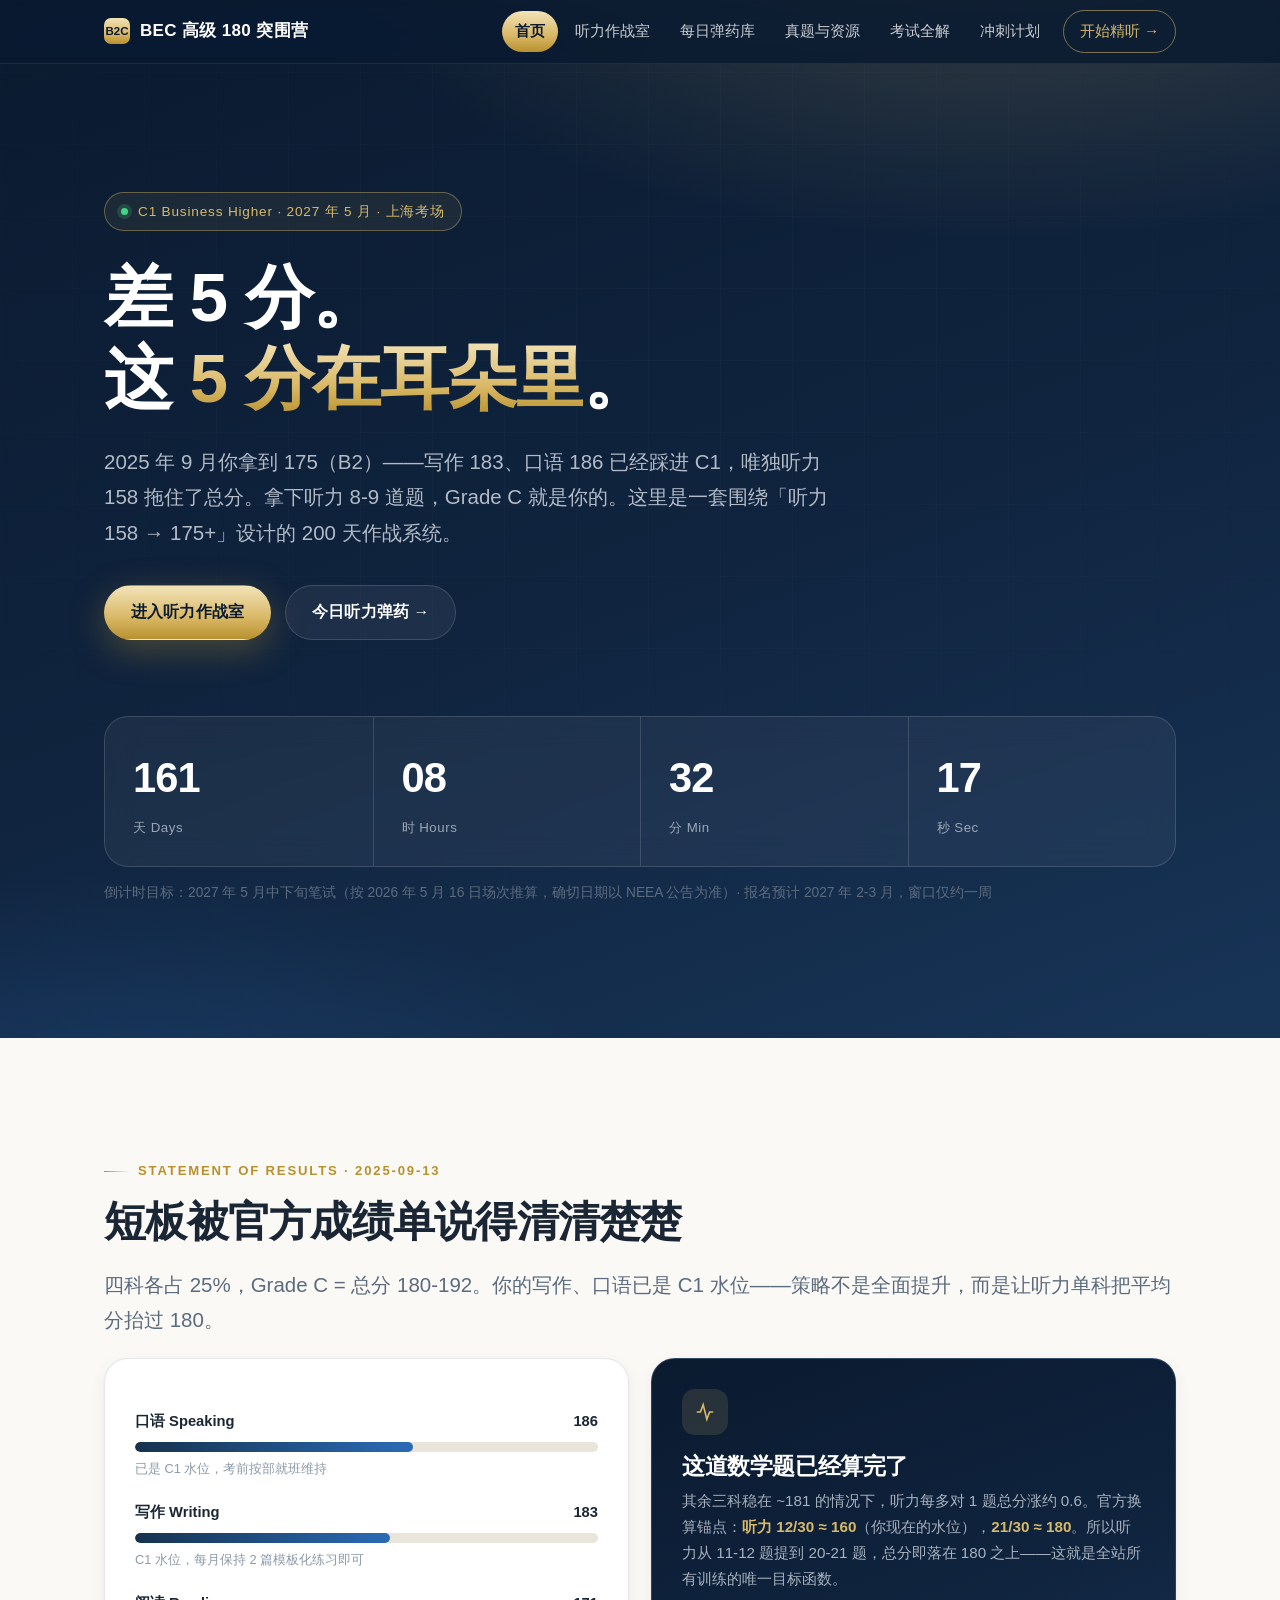
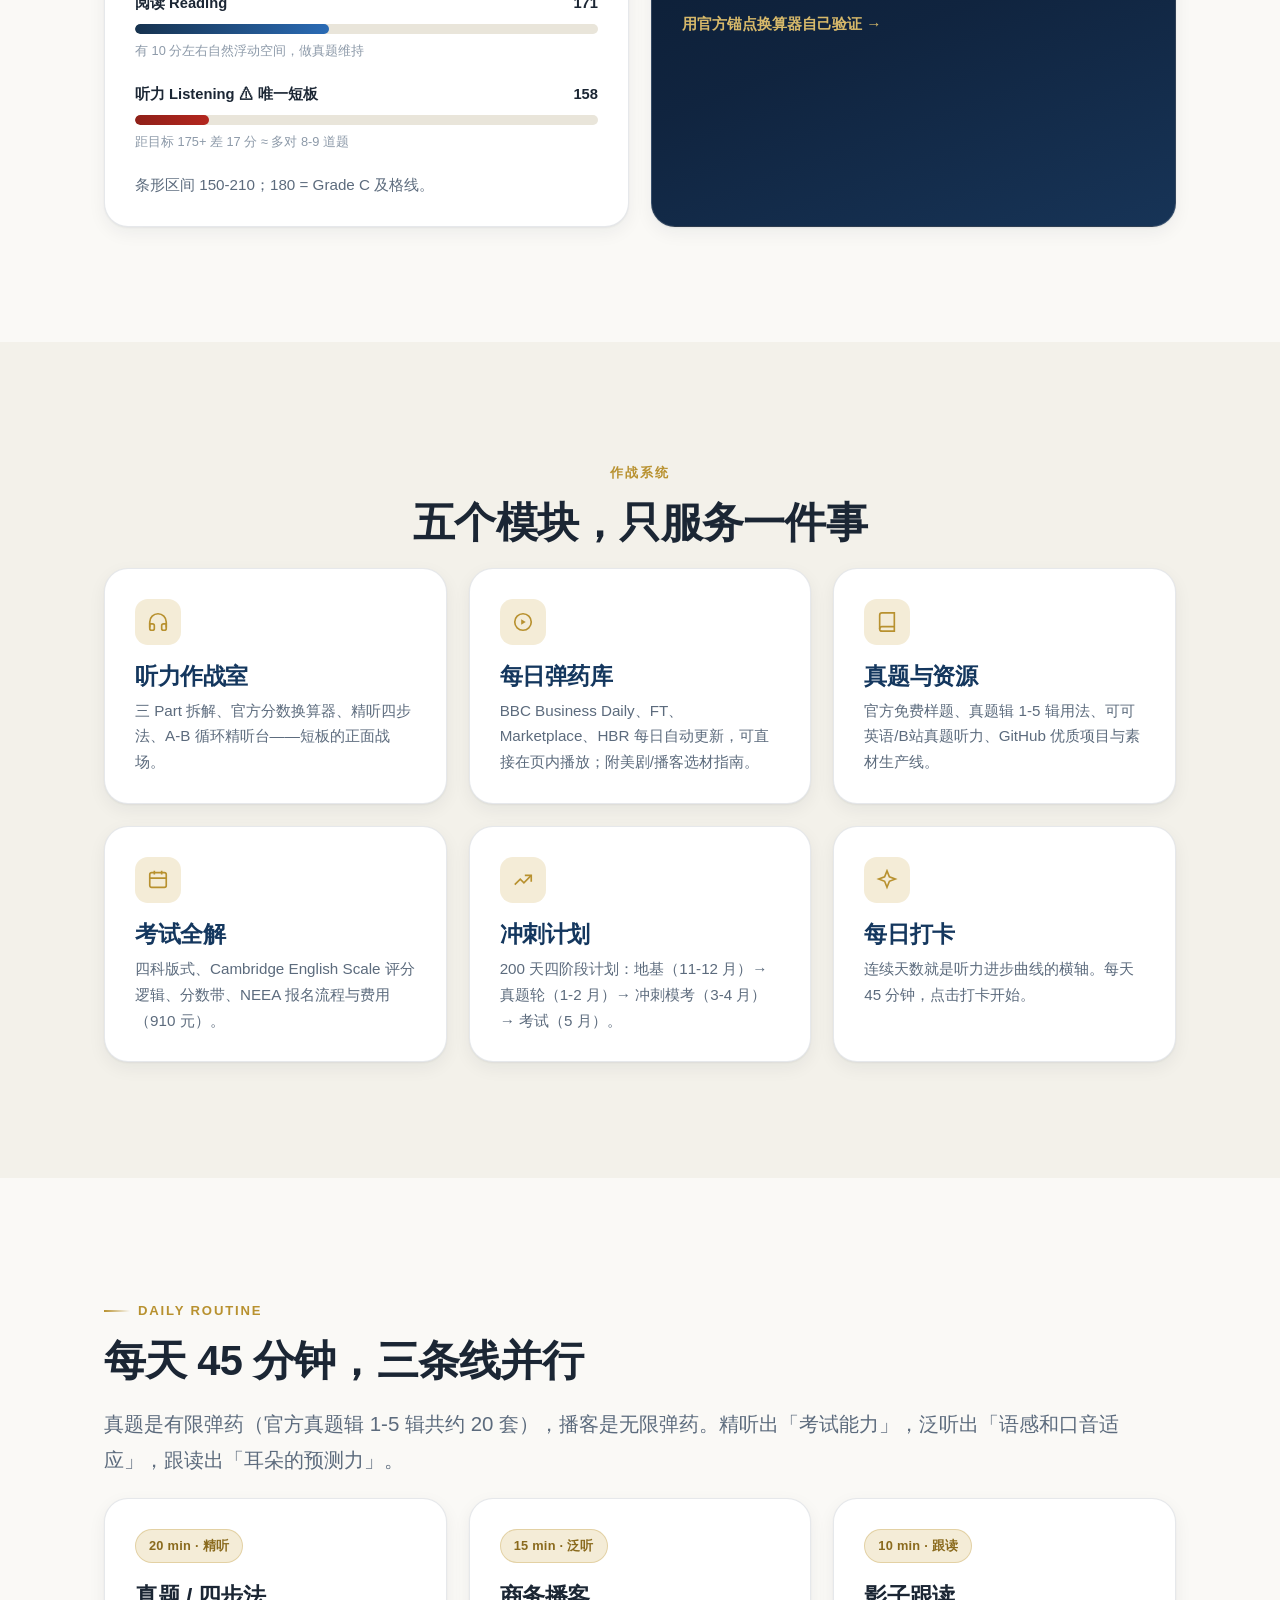
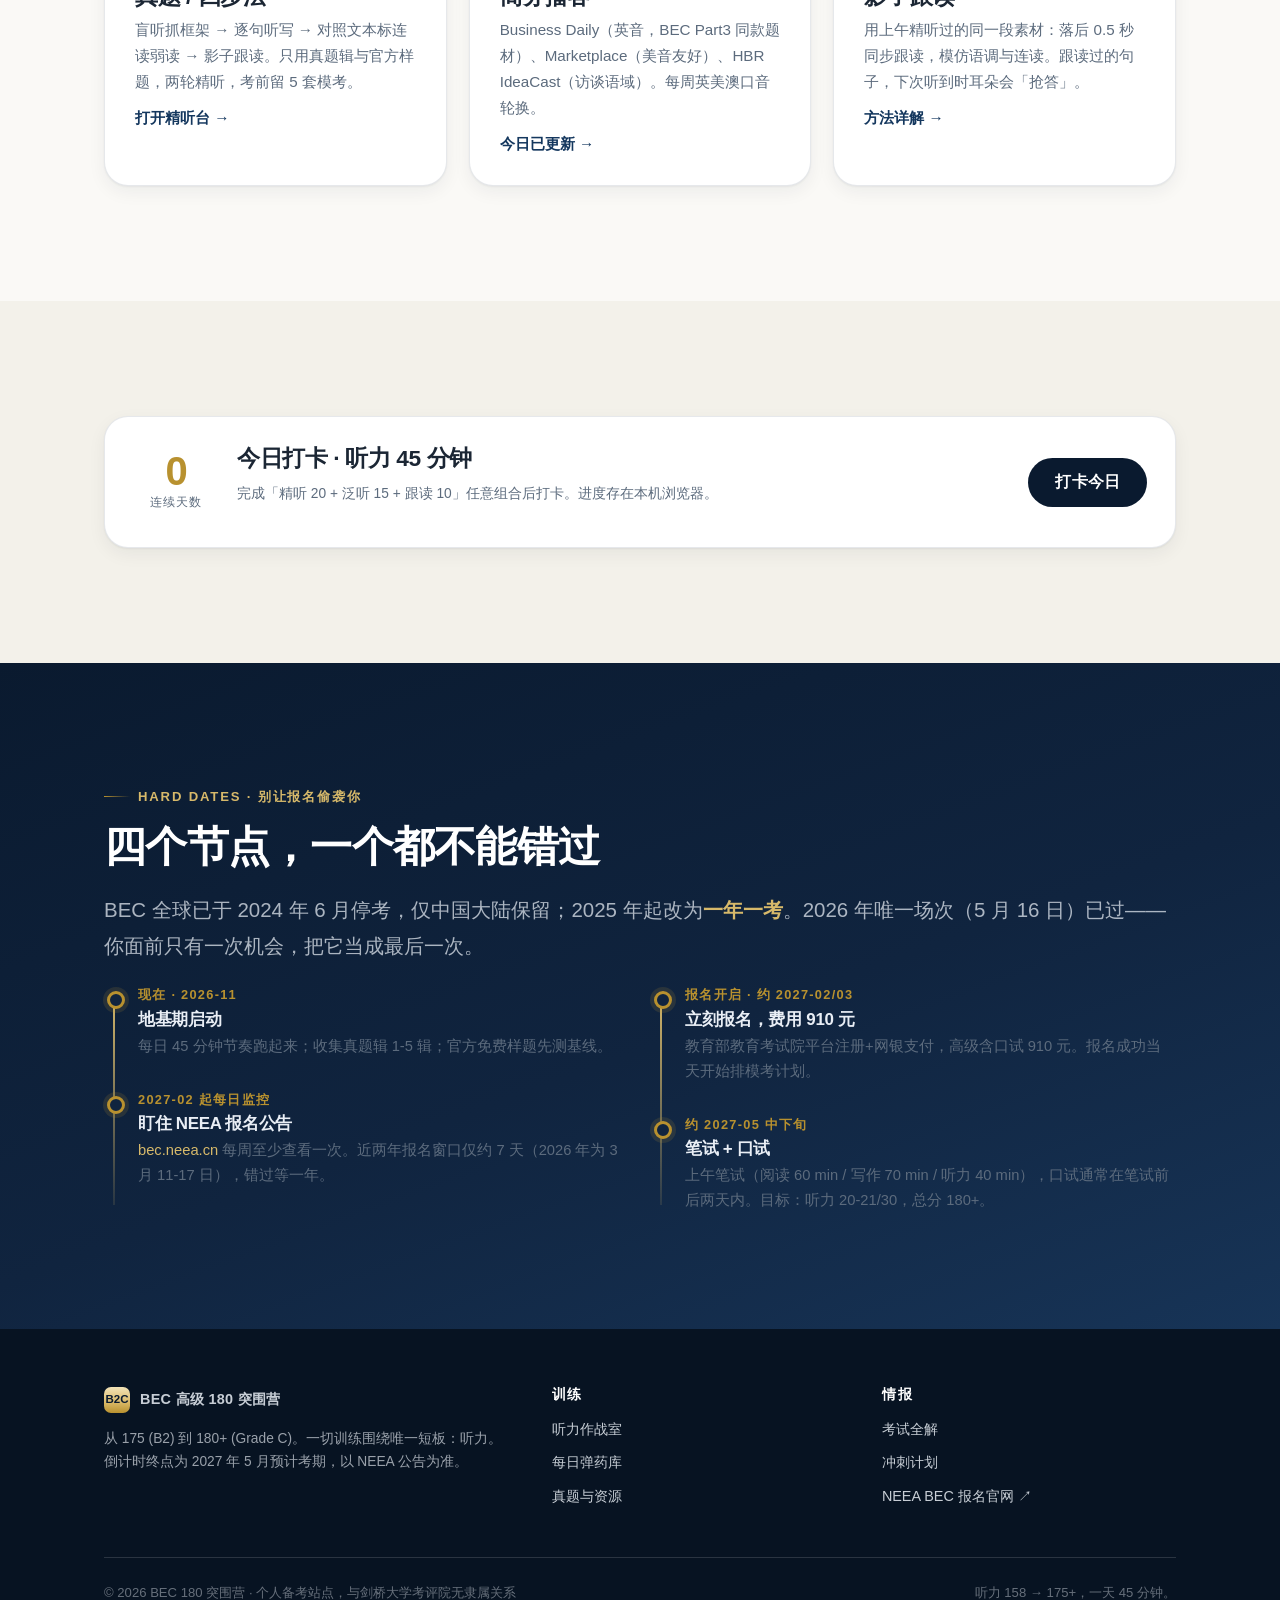
<file: index.html>
<!DOCTYPE html>
<html lang="zh-CN">
<head>
<meta charset="UTF-8">
<meta name="viewport" content="width=device-width, initial-scale=1.0">
<title>BEC 高级 180 突围营 · 从 175 到 C1</title>
<meta name="description" content="BEC 高级（C1 Business Higher）听力突围计划：175 → 180+（Grade C），听力 158 → 175+，真题精听 + 商务播客泛听 + 每日打卡。2027 年 5 月考试，倒计时中。">
<link rel="stylesheet" href="assets/style.css">
</head>
<body>

<!-- ===== 导航 ===== -->
<nav class="nav">
  <div class="nav__inner">
    <a class="nav__brand" href="index.html"><span class="mark">B2C</span>BEC 高级 180 突围营</a>
    <button class="nav__burger" aria-label="菜单"><span></span><span></span><span></span></button>
    <div class="nav__links">
      <a href="index.html">首页</a>
      <a href="listening.html">听力作战室</a>
      <a href="practice.html">每日弹药库</a>
      <a href="materials.html">真题与资源</a>
      <a href="exam.html">考试全解</a>
      <a href="roadmap.html">冲刺计划</a>
      <a href="listening.html#workbench" class="nav__cta">开始精听 →</a>
    </div>
  </div>
</nav>

<!-- ===== Hero ===== -->
<header class="hero">
  <div class="wrap">
    <div class="hero__kicker reveal"><span class="dot"></span>C1 Business Higher · 2027 年 5 月 · 上海考场</div>
    <h1 class="reveal" data-delay="1">差 5 分。<br>这 <span class="grad-text">5 分在耳朵里</span>。</h1>
    <p class="lead reveal" data-delay="2">2025 年 9 月你拿到 175（B2）——写作 183、口语 186 已经踩进 C1，唯独听力 158 拖住了总分。拿下听力 8-9 道题，Grade C 就是你的。这里是一套围绕「听力 158 → 175+」设计的 200 天作战系统。</p>
    <div class="hero__actions reveal" data-delay="3">
      <a class="btn btn--gold" href="listening.html">进入听力作战室</a>
      <a class="btn btn--ghost" href="practice.html">今日听力弹药 →</a>
    </div>

    <div class="hero__panel reveal" data-delay="4" data-countdown="2027-05-15">
      <div><div class="num" data-cd="d">--</div><div class="lab">天 Days</div></div>
      <div><div class="num" data-cd="h">--</div><div class="lab">时 Hours</div></div>
      <div><div class="num" data-cd="m">--</div><div class="lab">分 Min</div></div>
      <div><div class="num" data-cd="s">--</div><div class="lab">秒 Sec</div></div>
    </div>
    <p class="small muted reveal" data-delay="4" style="margin-top:14px">倒计时目标：2027 年 5 月中下旬笔试（按 2026 年 5 月 16 日场次推算，确切日期以 NEEA 公告为准）· 报名预计 2027 年 2-3 月，窗口仅约一周</p>
  </div>
</header>

<!-- ===== 诊断 ===== -->
<section class="section">
  <div class="wrap">
    <div class="eyebrow reveal">Statement of Results · 2025-09-13</div>
    <h2 class="reveal">短板被官方成绩单说得清清楚楚</h2>
    <p class="lead reveal mb-2">四科各占 25%，Grade C = 总分 180-192。你的写作、口语已是 C1 水位——策略不是全面提升，而是让听力单科把平均分抬过 180。</p>
    <div class="grid grid--2">
      <div class="card reveal">
        <div class="sbar">
          <div class="sbar__head"><b>口语 Speaking</b><span class="sc">186</span></div>
          <div class="sbar__track"><div class="sbar__fill" data-w="60"></div></div>
          <div class="sbar__note">已是 C1 水位，考前按部就班维持</div>
        </div>
        <div class="sbar">
          <div class="sbar__head"><b>写作 Writing</b><span class="sc">183</span></div>
          <div class="sbar__track"><div class="sbar__fill" data-w="55"></div></div>
          <div class="sbar__note">C1 水位，每月保持 2 篇模板化练习即可</div>
        </div>
        <div class="sbar">
          <div class="sbar__head"><b>阅读 Reading</b><span class="sc">171</span></div>
          <div class="sbar__track"><div class="sbar__fill" data-w="42"></div></div>
          <div class="sbar__note">有 10 分左右自然浮动空间，做真题维持</div>
        </div>
        <div class="sbar sbar--weak">
          <div class="sbar__head"><b>听力 Listening ⚠ 唯一短板</b><span class="sc">158</span></div>
          <div class="sbar__track"><div class="sbar__fill" data-w="16"></div></div>
          <div class="sbar__note">距目标 175+ 差 17 分 ≈ 多对 8-9 道题</div>
        </div>
        <p class="small muted" style="margin-top:14px">条形区间 150-210；180 = Grade C 及格线。</p>
      </div>
      <div class="card card--ink reveal" data-delay="1">
        <div class="card__icon">
          <svg viewBox="0 0 24 24" fill="none" stroke="currentColor" stroke-width="1.8"><path d="M3 12h4l3-8 4 16 3-8h4"/></svg>
        </div>
        <h3>这道数学题已经算完了</h3>
        <p>其余三科稳在 ~181 的情况下，听力每多对 1 题总分涨约 0.6。官方换算锚点：<b style="color:var(--gold-soft)">听力 12/30 ≈ 160</b>（你现在的水位），<b style="color:var(--gold-soft)">21/30 ≈ 180</b>。所以听力从 11-12 题提到 20-21 题，总分即落在 180 之上——这就是全站所有训练的唯一目标函数。</p>
        <p class="mt-2"><a href="listening.html#converter" style="color:var(--gold-soft);font-weight:650">用官方锚点换算器自己验证 →</a></p>
      </div>
    </div>
  </div>
</section>

<!-- ===== 四大模块 ===== -->
<section class="section section--tint">
  <div class="wrap">
    <div class="center mb-2">
      <div class="eyebrow reveal">作战系统</div>
      <h2 class="reveal">五个模块，只服务一件事</h2>
    </div>
    <div class="grid grid--3">
      <a class="card reveal" href="listening.html">
        <div class="card__icon"><svg viewBox="0 0 24 24" fill="none" stroke="currentColor" stroke-width="1.8"><path d="M3 18v-6a9 9 0 0 1 18 0v6"/><path d="M21 19a2 2 0 0 1-2 2h-1a2 2 0 0 1-2-2v-3a2 2 0 0 1 2-2h3zM3 19a2 2 0 0 0 2 2h1a2 2 0 0 0 2-2v-3a2 2 0 0 0-2-2H3z"/></svg></div>
        <h3>听力作战室</h3>
        <p>三 Part 拆解、官方分数换算器、精听四步法、A-B 循环精听台——短板的正面战场。</p>
      </a>
      <a class="card reveal" href="practice.html" data-delay="1">
        <div class="card__icon"><svg viewBox="0 0 24 24" fill="none" stroke="currentColor" stroke-width="1.8"><circle cx="12" cy="12" r="9"/><path d="M10 9l5 3-5 3z" fill="currentColor" stroke="none"/></svg></div>
        <h3>每日弹药库</h3>
        <p>BBC Business Daily、FT、Marketplace、HBR 每日自动更新，可直接在页内播放；附美剧/播客选材指南。</p>
      </a>
      <a class="card reveal" href="materials.html" data-delay="2">
        <div class="card__icon"><svg viewBox="0 0 24 24" fill="none" stroke="currentColor" stroke-width="1.8"><path d="M4 19.5A2.5 2.5 0 0 1 6.5 17H20"/><path d="M6.5 2H20v20H6.5A2.5 2.5 0 0 1 4 19.5v-15A2.5 2.5 0 0 1 6.5 2z"/></svg></div>
        <h3>真题与资源</h3>
        <p>官方免费样题、真题辑 1-5 辑用法、可可英语/B站真题听力、GitHub 优质项目与素材生产线。</p>
      </a>
      <a class="card reveal" href="exam.html">
        <div class="card__icon"><svg viewBox="0 0 24 24" fill="none" stroke="currentColor" stroke-width="1.8"><rect x="3" y="4" width="18" height="16" rx="2"/><path d="M8 2v4M16 2v4M3 10h18"/></svg></div>
        <h3>考试全解</h3>
        <p>四科版式、Cambridge English Scale 评分逻辑、分数带、NEEA 报名流程与费用（910 元）。</p>
      </a>
      <a class="card reveal" href="roadmap.html" data-delay="1">
        <div class="card__icon"><svg viewBox="0 0 24 24" fill="none" stroke="currentColor" stroke-width="1.8"><path d="M3 17l6-6 4 4 8-8"/><path d="M14 7h7v7"/></svg></div>
        <h3>冲刺计划</h3>
        <p>200 天四阶段计划：地基（11-12 月）→ 真题轮（1-2 月）→ 冲刺模考（3-4 月）→ 考试（5 月）。</p>
      </a>
      <a class="card reveal" href="#checkin" data-delay="2">
        <div class="card__icon"><svg viewBox="0 0 24 24" fill="none" stroke="currentColor" stroke-width="1.8"><path d="M12 2l2.6 6.6L21 11l-6.4 2.4L12 20l-2.6-6.6L3 11l6.4-2.4z"/></svg></div>
        <h3>每日打卡</h3>
        <p>连续天数就是听力进步曲线的横轴。每天 45 分钟，点击打卡开始。</p>
      </a>
    </div>
  </div>
</section>

<!-- ===== 每日节奏 ===== -->
<section class="section">
  <div class="wrap">
    <div class="eyebrow reveal">Daily Routine</div>
    <h2 class="reveal">每天 45 分钟，三条线并行</h2>
    <p class="lead reveal mb-2">真题是有限弹药（官方真题辑 1-5 辑共约 20 套），播客是无限弹药。精听出「考试能力」，泛听出「语感和口音适应」，跟读出「耳朵的预测力」。</p>
    <div class="grid grid--3">
      <div class="card reveal">
        <span class="chip chip--gold">20 min · 精听</span>
        <h3 class="mt-2">真题 / 四步法</h3>
        <p>盲听抓框架 → 逐句听写 → 对照文本标连读弱读 → 影子跟读。只用真题辑与官方样题，两轮精听，考前留 5 套模考。</p>
        <p class="mt-1"><a href="listening.html#workbench"><b>打开精听台 →</b></a></p>
      </div>
      <div class="card reveal" data-delay="1">
        <span class="chip chip--gold">15 min · 泛听</span>
        <h3 class="mt-2">商务播客</h3>
        <p>Business Daily（英音，BEC Part3 同款题材）、Marketplace（美音友好）、HBR IdeaCast（访谈语域）。每周英美澳口音轮换。</p>
        <p class="mt-1"><a href="practice.html"><b>今日已更新 →</b></a></p>
      </div>
      <div class="card reveal" data-delay="2">
        <span class="chip chip--gold">10 min · 跟读</span>
        <h3 class="mt-2">影子跟读</h3>
        <p>用上午精听过的同一段素材：落后 0.5 秒同步跟读，模仿语调与连读。跟读过的句子，下次听到时耳朵会「抢答」。</p>
        <p class="mt-1"><a href="listening.html#method"><b>方法详解 →</b></a></p>
      </div>
    </div>
  </div>
</section>

<!-- ===== 打卡 ===== -->
<section class="section section--tint" id="checkin">
  <div class="wrap">
    <div class="checkin reveal">
      <div class="checkin__row">
        <div class="checkin__streak">
          <div class="v" data-checkin-streak>0</div>
          <div class="k">连续天数</div>
        </div>
        <div class="grow">
          <h3 class="mb-1">今日打卡 · 听力 45 分钟</h3>
          <p class="muted small mb-2" style="margin:0 0 14px">完成「精听 20 + 泛听 15 + 跟读 10」任意组合后打卡。进度存在本机浏览器。</p>
          <div class="checkin__days" data-checkin-days></div>
        </div>
        <button class="btn btn--ink" data-checkin-btn>打卡今日</button>
      </div>
    </div>
  </div>
</section>

<!-- ===== 关键节点 ===== -->
<section class="section section--ink">
  <div class="wrap">
    <div class="eyebrow reveal" style="color:var(--gold-soft)">Hard Dates · 别让报名偷袭你</div>
    <h2 class="reveal">四个节点，一个都不能错过</h2>
    <p class="lead reveal mb-3">BEC 全球已于 2024 年 6 月停考，仅中国大陆保留；2025 年起改为<b style="color:var(--gold-soft)">一年一考</b>。2026 年唯一场次（5 月 16 日）已过——你面前只有一次机会，把它当成最后一次。</p>
    <div class="grid grid--2">
      <div class="timeline reveal">
        <div class="tl-item">
          <div class="tl-date">现在 · 2026-11</div>
          <h4>地基期启动</h4>
          <p>每日 45 分钟节奏跑起来；收集真题辑 1-5 辑；官方免费样题先测基线。</p>
        </div>
        <div class="tl-item">
          <div class="tl-date">2027-02 起每日监控</div>
          <h4>盯住 NEEA 报名公告</h4>
          <p><a href="https://bec.neea.cn/" target="_blank" rel="noopener">bec.neea.cn</a> 每周至少查看一次。近两年报名窗口仅约 7 天（2026 年为 3 月 11-17 日），错过等一年。</p>
        </div>
      </div>
      <div class="timeline reveal" data-delay="1">
        <div class="tl-item">
          <div class="tl-date">报名开启 · 约 2027-02/03</div>
          <h4>立刻报名，费用 910 元</h4>
          <p>教育部教育考试院平台注册+网银支付，高级含口试 910 元。报名成功当天开始排模考计划。</p>
        </div>
        <div class="tl-item">
          <div class="tl-date">约 2027-05 中下旬</div>
          <h4>笔试 + 口试</h4>
          <p>上午笔试（阅读 60 min / 写作 70 min / 听力 40 min），口试通常在笔试前后两天内。目标：听力 20-21/30，总分 180+。</p>
        </div>
      </div>
    </div>
  </div>
</section>

<!-- ===== Footer ===== -->
<footer class="footer">
  <div class="wrap">
    <div class="footer__grid">
      <div>
        <a class="nav__brand" href="index.html" style="margin-bottom:14px"><span class="mark">B2C</span>BEC 高级 180 突围营</a>
        <p class="small">从 175 (B2) 到 180+ (Grade C)。一切训练围绕唯一短板：听力。倒计时终点为 2027 年 5 月预计考期，以 NEEA 公告为准。</p>
      </div>
      <div>
        <h4>训练</h4>
        <ul>
          <li><a href="listening.html">听力作战室</a></li>
          <li><a href="practice.html">每日弹药库</a></li>
          <li><a href="materials.html">真题与资源</a></li>
        </ul>
      </div>
      <div>
        <h4>情报</h4>
        <ul>
          <li><a href="exam.html">考试全解</a></li>
          <li><a href="roadmap.html">冲刺计划</a></li>
          <li><a href="https://bec.neea.cn/" target="_blank" rel="noopener">NEEA BEC 报名官网 ↗</a></li>
        </ul>
      </div>
    </div>
    <div class="footer__base">
      <span>© <span data-year>2026</span> BEC 180 突围营 · 个人备考站点，与剑桥大学考评院无隶属关系</span>
      <span>听力 158 → 175+，一天 45 分钟。</span>
    </div>
  </div>
</footer>

<script src="assets/core.js"></script>
<script src="assets/main.js"></script>
</body>
</html>
</file>
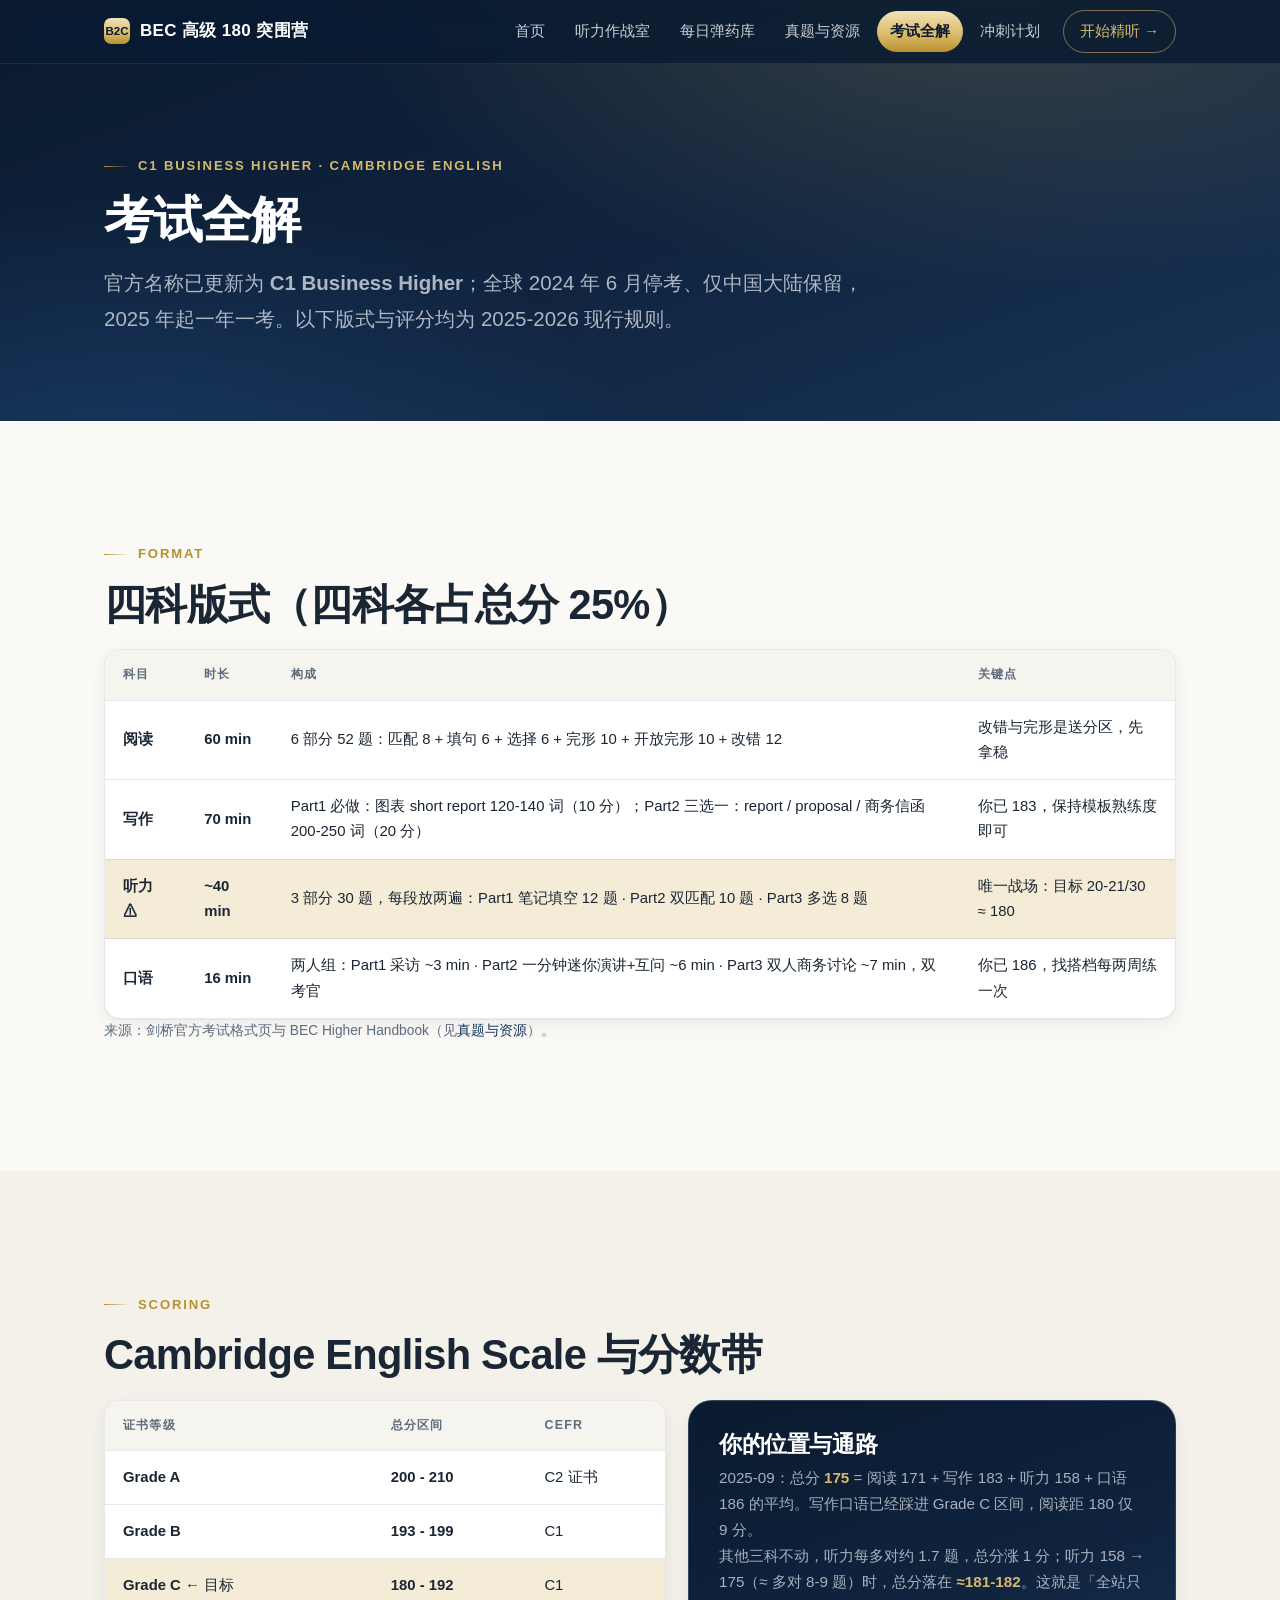
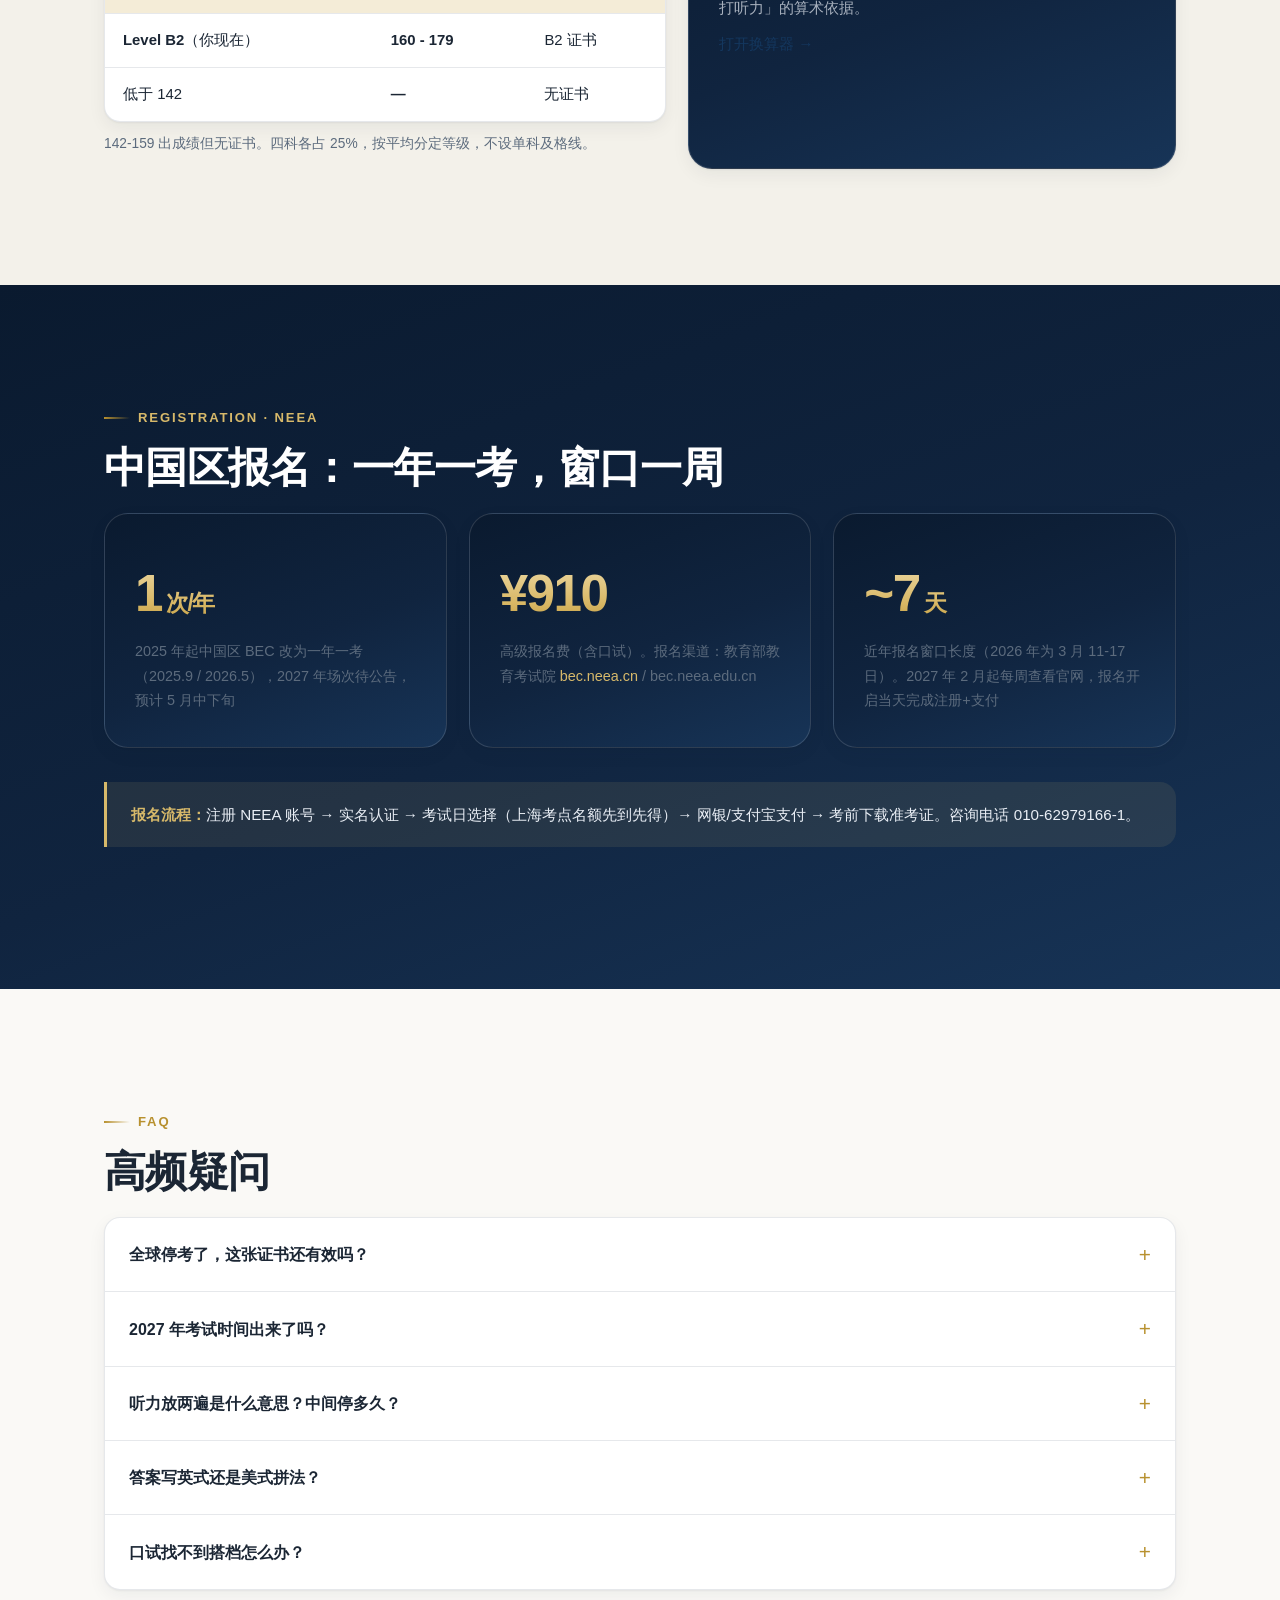
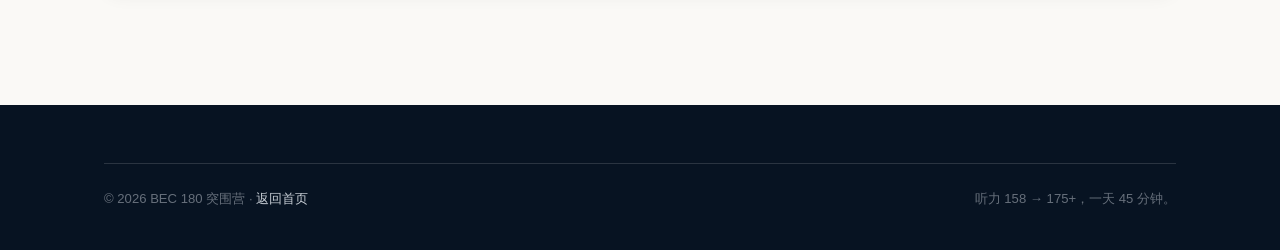
<file: exam.html>
<!DOCTYPE html>
<html lang="zh-CN">
<head>
<meta charset="UTF-8">
<meta name="viewport" content="width=device-width, initial-scale=1.0">
<title>考试全解 · BEC 高级 180 突围营</title>
<meta name="description" content="BEC 高级（C1 Business Higher）四科版式、Cambridge English Scale 评分逻辑、分数带、中国区一年一考与 NEEA 报名全解。">
<link rel="stylesheet" href="assets/style.css">
</head>
<body>

<nav class="nav">
  <div class="nav__inner">
    <a class="nav__brand" href="index.html"><span class="mark">B2C</span>BEC 高级 180 突围营</a>
    <button class="nav__burger" aria-label="菜单"><span></span><span></span><span></span></button>
    <div class="nav__links">
      <a href="index.html">首页</a>
      <a href="listening.html">听力作战室</a>
      <a href="practice.html">每日弹药库</a>
      <a href="materials.html">真题与资源</a>
      <a href="exam.html">考试全解</a>
      <a href="roadmap.html">冲刺计划</a>
      <a href="listening.html#workbench" class="nav__cta">开始精听 →</a>
    </div>
  </div>
</nav>

<header class="pagehead">
  <div class="wrap">
    <div class="eyebrow reveal" style="color:var(--gold-soft)">C1 Business Higher · Cambridge English</div>
    <h1 class="reveal">考试全解</h1>
    <p class="lead reveal">官方名称已更新为 <b>C1 Business Higher</b>；全球 2024 年 6 月停考、仅中国大陆保留，2025 年起一年一考。以下版式与评分均为 2025-2026 现行规则。</p>
  </div>
</header>

<!-- ===== 四科版式 ===== -->
<section class="section">
  <div class="wrap">
    <div class="eyebrow reveal">Format</div>
    <h2 class="reveal">四科版式（四科各占总分 25%）</h2>
    <div class="table-wrap reveal mt-2">
      <table>
        <thead><tr><th>科目</th><th>时长</th><th>构成</th><th>关键点</th></tr></thead>
        <tbody>
          <tr><td><b>阅读</b></td><td class="num">60 min</td><td>6 部分 52 题：匹配 8 + 填句 6 + 选择 6 + 完形 10 + 开放完形 10 + 改错 12</td><td>改错与完形是送分区，先拿稳</td></tr>
          <tr><td><b>写作</b></td><td class="num">70 min</td><td>Part1 必做：图表 short report 120-140 词（10 分）；Part2 三选一：report / proposal / 商务信函 200-250 词（20 分）</td><td>你已 183，保持模板熟练度即可</td></tr>
          <tr class="hl"><td><b>听力 ⚠</b></td><td class="num">~40 min</td><td>3 部分 30 题，每段放两遍：Part1 笔记填空 12 题 · Part2 双匹配 10 题 · Part3 多选 8 题</td><td>唯一战场：目标 20-21/30 ≈ 180</td></tr>
          <tr><td><b>口语</b></td><td class="num">16 min</td><td>两人组：Part1 采访 ~3 min · Part2 一分钟迷你演讲+互问 ~6 min · Part3 双人商务讨论 ~7 min，双考官</td><td>你已 186，找搭档每两周练一次</td></tr>
        </tbody>
      </table>
    </div>
    <p class="small muted reveal">来源：剑桥官方考试格式页与 BEC Higher Handbook（见<a href="materials.html">真题与资源</a>）。</p>
  </div>
</section>

<!-- ===== 评分 ===== -->
<section class="section section--tint">
  <div class="wrap">
    <div class="eyebrow reveal">Scoring</div>
    <h2 class="reveal">Cambridge English Scale 与分数带</h2>
    <div class="grid grid--2 mt-2">
      <div class="reveal">
        <div class="table-wrap">
          <table>
            <thead><tr><th>证书等级</th><th>总分区间</th><th>CEFR</th></tr></thead>
            <tbody>
              <tr><td><b>Grade A</b></td><td class="num">200 - 210</td><td>C2 证书</td></tr>
              <tr><td><b>Grade B</b></td><td class="num">193 - 199</td><td>C1</td></tr>
              <tr class="hl"><td><b>Grade C</b> ← 目标</td><td class="num">180 - 192</td><td>C1</td></tr>
              <tr><td><b>Level B2</b>（你现在）</td><td class="num">160 - 179</td><td>B2 证书</td></tr>
              <tr><td>低于 142</td><td class="num">—</td><td>无证书</td></tr>
            </tbody>
          </table>
        </div>
        <p class="small muted mt-1">142-159 出成绩但无证书。四科各占 25%，按平均分定等级，不设单科及格线。</p>
      </div>
      <div class="card card--ink reveal" data-delay="1">
        <h3>你的位置与通路</h3>
        <p>2025-09：总分 <b style="color:var(--gold-soft)">175</b> = 阅读 171 + 写作 183 + 听力 158 + 口语 186 的平均。写作口语已经踩进 Grade C 区间，阅读距 180 仅 9 分。</p>
        <p>其他三科不动，听力每多对约 1.7 题，总分涨 1 分；听力 158 → 175（≈ 多对 8-9 题）时，总分落在 <b style="color:var(--gold-soft)">≈181-182</b>。这就是「全站只打听力」的算术依据。</p>
        <p class="mt-1"><a href="listening.html#converter">打开换算器 →</a></p>
      </div>
    </div>
  </div>
</section>

<!-- ===== 报名 ===== -->
<section class="section section--ink">
  <div class="wrap">
    <div class="eyebrow reveal" style="color:var(--gold-soft)">Registration · NEEA</div>
    <h2 class="reveal">中国区报名：一年一考，窗口一周</h2>
    <div class="grid grid--3 mt-2">
      <div class="card card--ink reveal">
        <div class="stat"><div class="v grad-text">1<small>次/年</small></div><div class="k">2025 年起中国区 BEC 改为一年一考（2025.9 / 2026.5），2027 年场次待公告，预计 5 月中下旬</div></div>
      </div>
      <div class="card card--ink reveal" data-delay="1">
        <div class="stat"><div class="v grad-text">¥910</div><div class="k">高级报名费（含口试）。报名渠道：教育部教育考试院 <a href="https://bec.neea.cn/" target="_blank" rel="noopener">bec.neea.cn</a> / bec.neea.edu.cn</div></div>
      </div>
      <div class="card card--ink reveal" data-delay="2">
        <div class="stat"><div class="v grad-text">~7<small>天</small></div><div class="k">近年报名窗口长度（2026 年为 3 月 11-17 日）。2027 年 2 月起每周查看官网，报名开启当天完成注册+支付</div></div>
      </div>
    </div>
    <div class="callout mt-3 reveal" style="background:rgba(216,185,106,.1);border-left-color:var(--gold-soft)">
      <b style="color:var(--gold-soft)">报名流程：</b>注册 NEEA 账号 → 实名认证 → 考试日选择（上海考点名额先到先得）→ 网银/支付宝支付 → 考前下载准考证。咨询电话 010-62979166-1。
    </div>
  </div>
</section>

<!-- ===== FAQ ===== -->
<section class="section">
  <div class="wrap">
    <div class="eyebrow reveal">FAQ</div>
    <h2 class="reveal">高频疑问</h2>
    <div class="acc reveal mt-2">
      <details>
        <summary>全球停考了，这张证书还有效吗？</summary>
        <div class="acc__body">有效。剑桥官方确认：已有证书永久有效，中国大陆考区继续举办。官方名称已从「BEC Higher」过渡为「C1 Business Higher」，证书与欧标对标不变。</div>
      </details>
      <details>
        <summary>2027 年考试时间出来了吗？</summary>
        <div class="acc__body">截至 2026-10 尚未公告。按近两年规律（2025.9.13/20、2026.5.16），预计 2027 年 5 月中下旬，报名约 2027 年 2-3 月。本站倒计时按 2027-05-15 预设，确切日期以 <a href="https://bec.neea.cn/" target="_blank" rel="noopener">NEEA 公告</a> 为准。</div>
      </details>
      <details>
        <summary>听力放两遍是什么意思？中间停多久？</summary>
        <div class="acc__body">每段录音连续放两遍，两遍之间有约 15-20 秒间隙；全部 Part 之间另有转场时间供誊写检查（Part1 留有誊写答案时间）。策略：第一遍「定方向」，第二遍「校对细节与拼写」。</div>
      </details>
      <details>
        <summary>答案写英式还是美式拼法？</summary>
        <div class="acc__body">均可接受，但必须拼写正确且不超过 3 个词。数字、日期、金额、人名拼写是 Part1 的主要得分点，平时听写就用真题当校对标准。</div>
      </details>
      <details>
        <summary>口试找不到搭档怎么办？</summary>
        <div class="acc__body">考点会随机配对。备考时按「陌生人搭档」标准训练：找不同水平的伙伴（或对镜/录音自练）练 Part2 迷你演讲的 1 分钟结构与 Part3 的讨论推进句（如 Let's move on to… / What's your take on…）。</div>
      </details>
    </div>
  </div>
</section>

<footer class="footer">
  <div class="wrap">
    <div class="footer__base">
      <span>© <span data-year>2026</span> BEC 180 突围营 · <a href="index.html">返回首页</a></span>
      <span>听力 158 → 175+，一天 45 分钟。</span>
    </div>
  </div>
</footer>

<script src="assets/core.js"></script>
<script src="assets/main.js"></script>
</body>
</html>
</file>
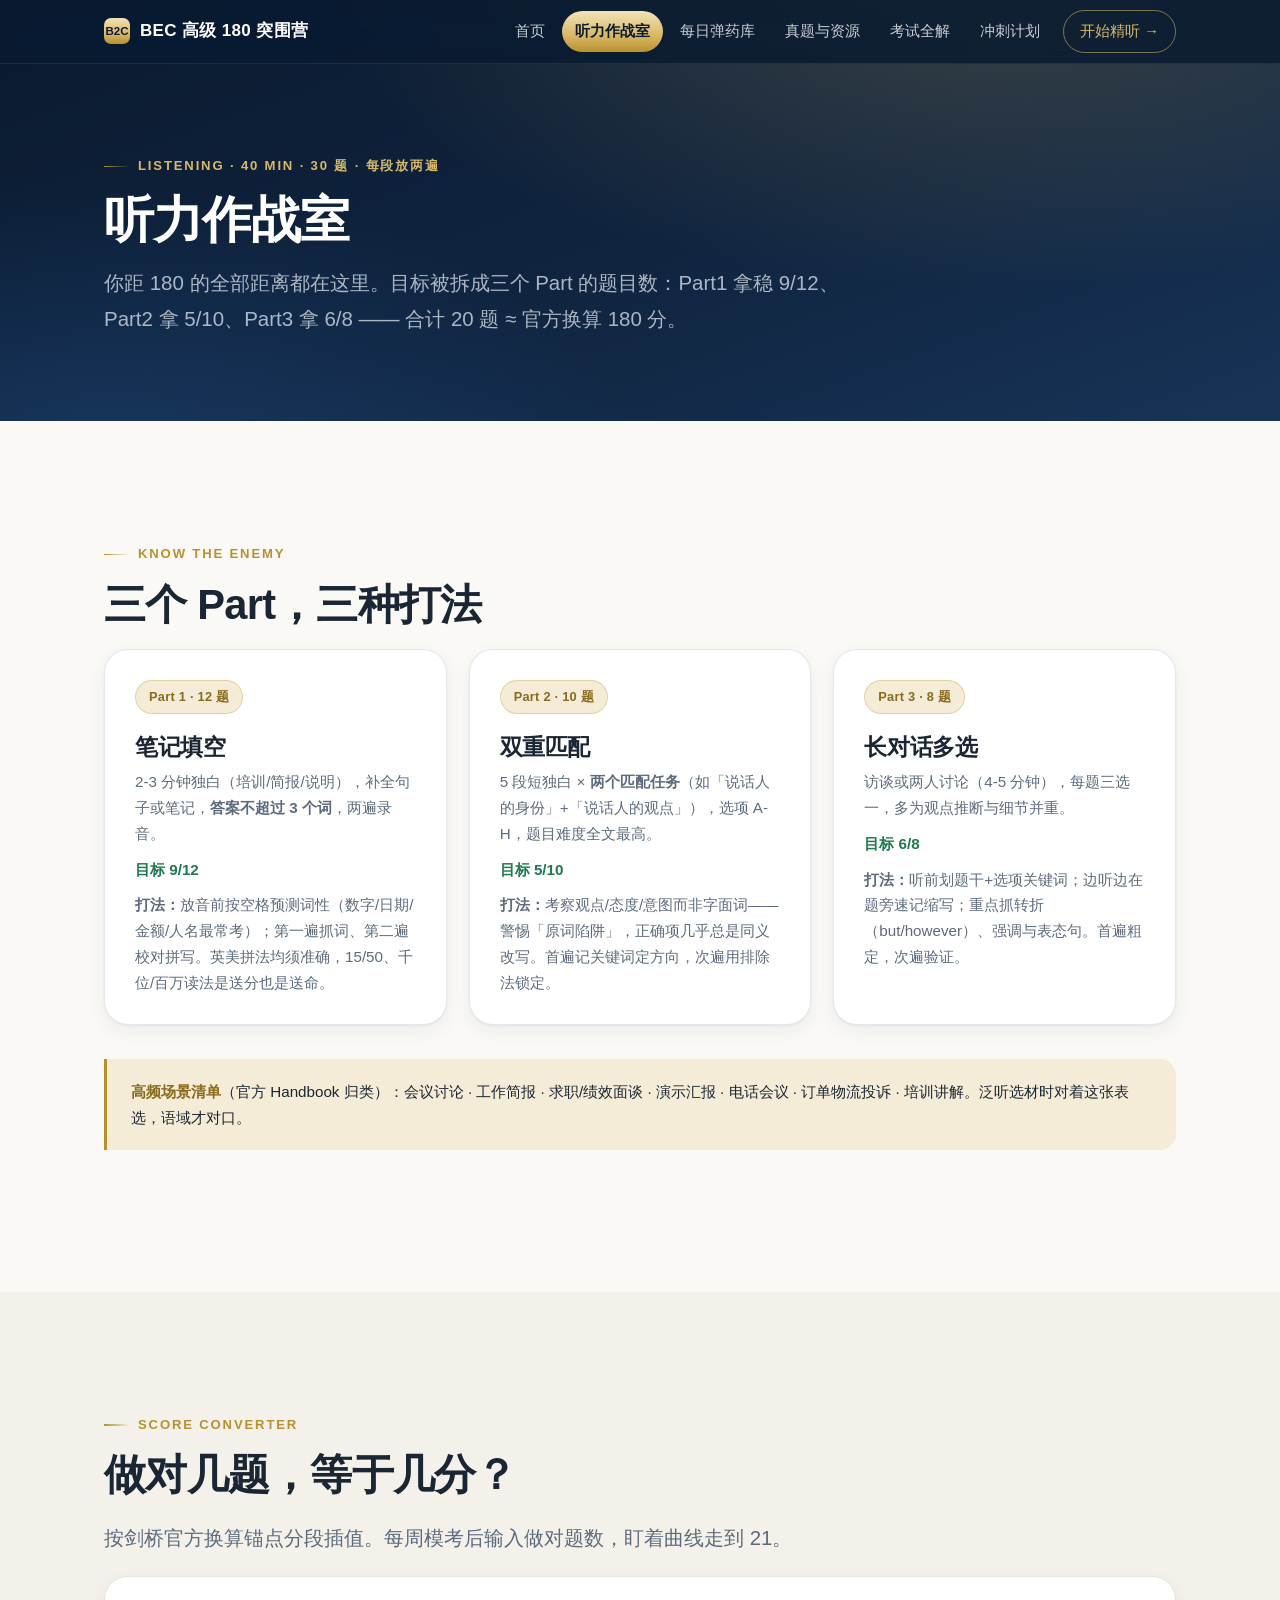
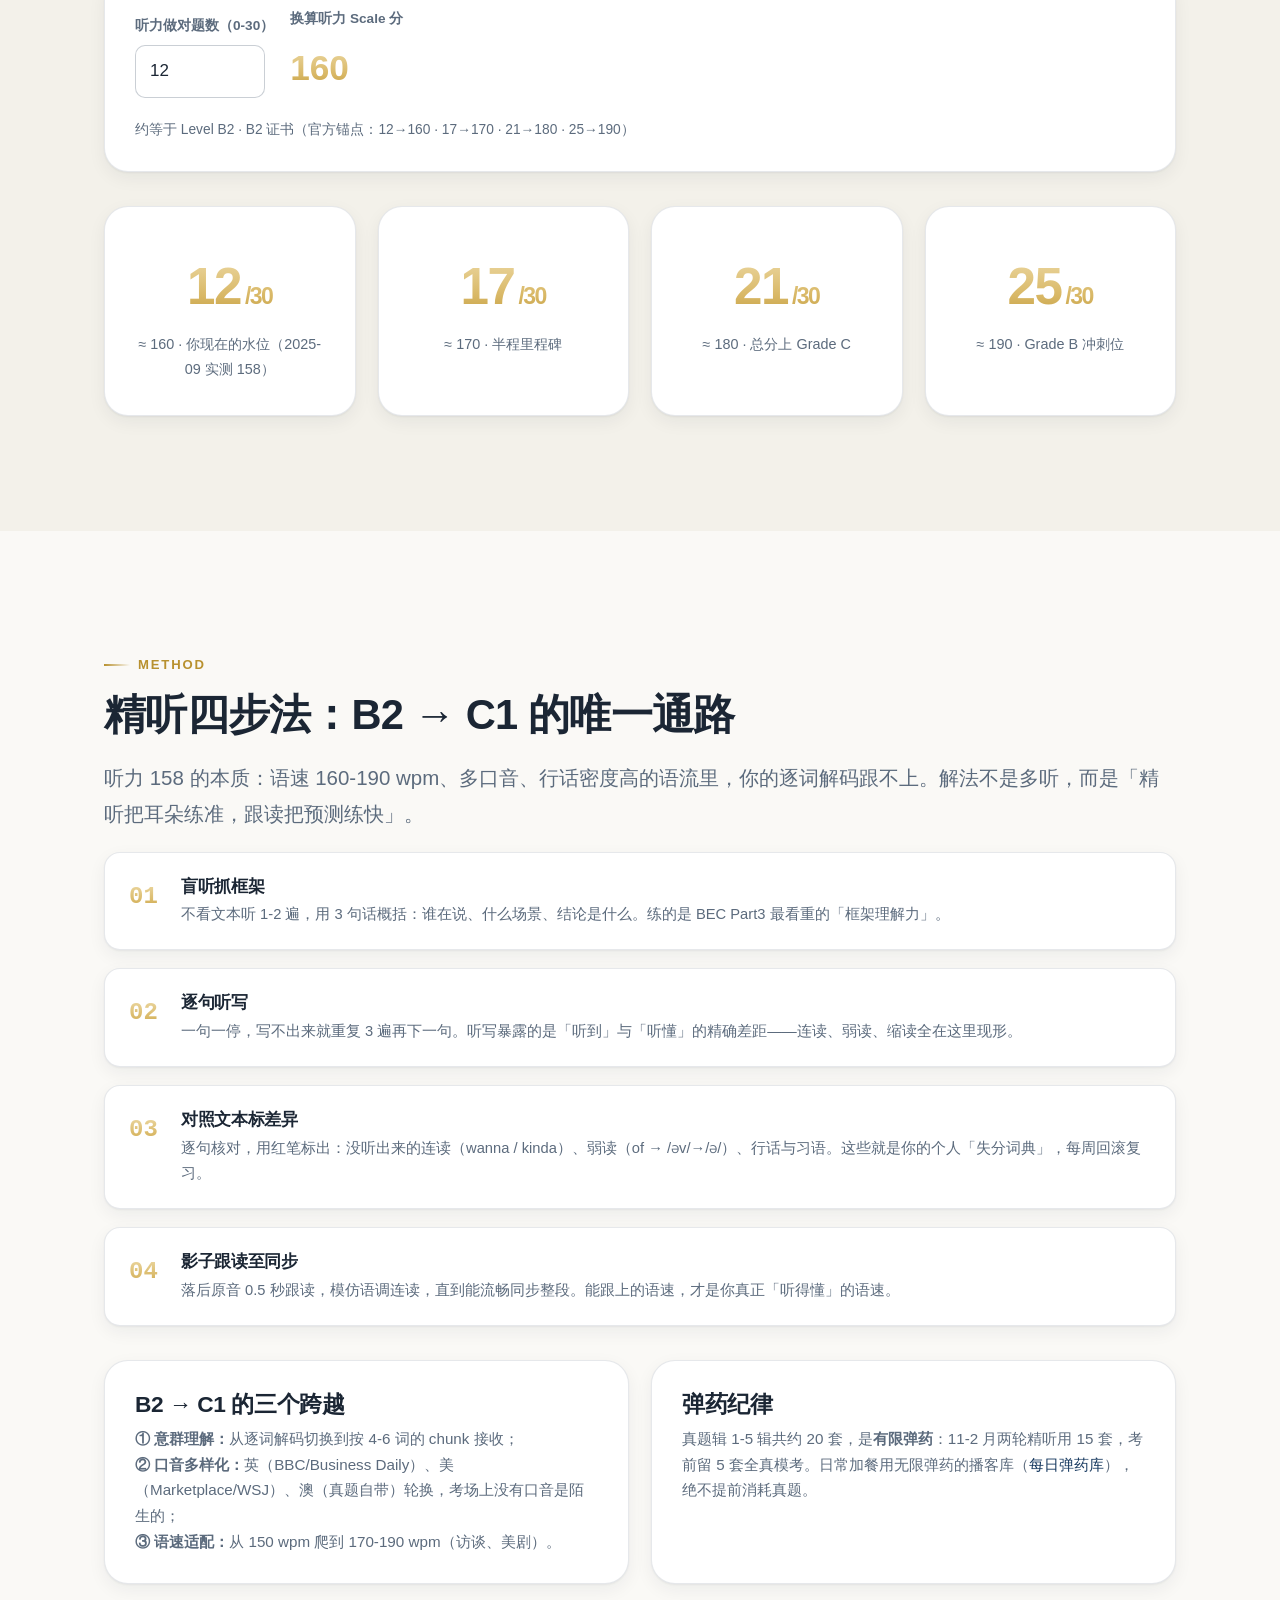
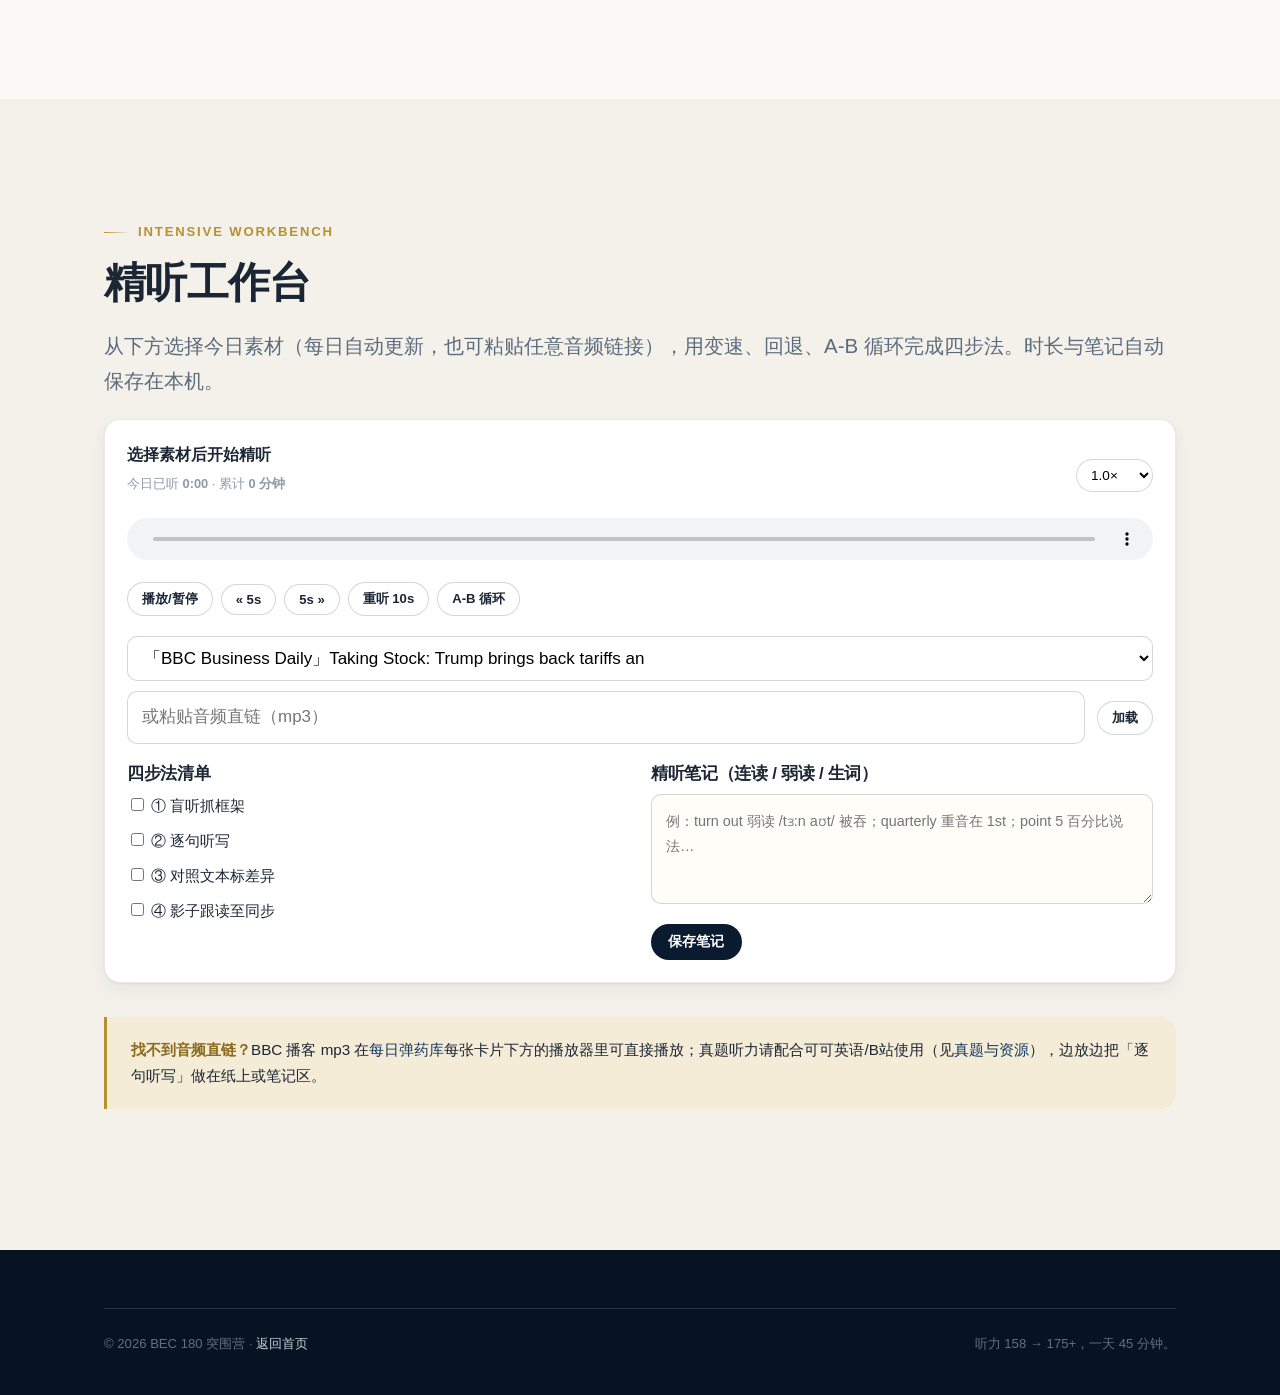
<file: listening.html>
<!DOCTYPE html>
<html lang="zh-CN">
<head>
<meta charset="UTF-8">
<meta name="viewport" content="width=device-width, initial-scale=1.0">
<title>听力作战室 · BEC 高级 180 突围营</title>
<meta name="description" content="BEC 高级听力三 Part 拆解、官方分数换算器、精听四步法与 A-B 循环精听工作台。听力 158 → 175+ 的正面战场。">
<link rel="stylesheet" href="assets/style.css">
</head>
<body>

<nav class="nav">
  <div class="nav__inner">
    <a class="nav__brand" href="index.html"><span class="mark">B2C</span>BEC 高级 180 突围营</a>
    <button class="nav__burger" aria-label="菜单"><span></span><span></span><span></span></button>
    <div class="nav__links">
      <a href="index.html">首页</a>
      <a href="listening.html">听力作战室</a>
      <a href="practice.html">每日弹药库</a>
      <a href="materials.html">真题与资源</a>
      <a href="exam.html">考试全解</a>
      <a href="roadmap.html">冲刺计划</a>
      <a href="#workbench" class="nav__cta">开始精听 →</a>
    </div>
  </div>
</nav>

<header class="pagehead">
  <div class="wrap">
    <div class="eyebrow reveal" style="color:var(--gold-soft)">Listening · 40 min · 30 题 · 每段放两遍</div>
    <h1 class="reveal">听力作战室</h1>
    <p class="lead reveal">你距 180 的全部距离都在这里。目标被拆成三个 Part 的题目数：Part1 拿稳 9/12、Part2 拿 5/10、Part3 拿 6/8 —— 合计 20 题 ≈ 官方换算 180 分。</p>
  </div>
</header>

<!-- ===== 三 Part 拆解 ===== -->
<section class="section">
  <div class="wrap">
    <div class="eyebrow reveal">Know the enemy</div>
    <h2 class="reveal">三个 Part，三种打法</h2>
    <div class="grid grid--3 mt-2">
      <div class="card reveal">
        <span class="chip chip--gold">Part 1 · 12 题</span>
        <h3 class="mt-2">笔记填空</h3>
        <p>2-3 分钟独白（培训/简报/说明），补全句子或笔记，<b>答案不超过 3 个词</b>，两遍录音。</p>
        <p class="mt-1"><b style="color:var(--good)">目标 9/12</b></p>
        <p class="small muted mt-1"><b>打法：</b>放音前按空格预测词性（数字/日期/金额/人名最常考）；第一遍抓词、第二遍校对拼写。英美拼法均须准确，15/50、千位/百万读法是送分也是送命。</p>
      </div>
      <div class="card reveal" data-delay="1">
        <span class="chip chip--gold">Part 2 · 10 题</span>
        <h3 class="mt-2">双重匹配</h3>
        <p>5 段短独白 × <b>两个匹配任务</b>（如「说话人的身份」+「说话人的观点」），选项 A-H，题目难度全文最高。</p>
        <p class="mt-1"><b style="color:var(--good)">目标 5/10</b></p>
        <p class="small muted mt-1"><b>打法：</b>考察观点/态度/意图而非字面词——警惕「原词陷阱」，正确项几乎总是同义改写。首遍记关键词定方向，次遍用排除法锁定。</p>
      </div>
      <div class="card reveal" data-delay="2">
        <span class="chip chip--gold">Part 3 · 8 题</span>
        <h3 class="mt-2">长对话多选</h3>
        <p>访谈或两人讨论（4-5 分钟），每题三选一，多为观点推断与细节并重。</p>
        <p class="mt-1"><b style="color:var(--good)">目标 6/8</b></p>
        <p class="small muted mt-1"><b>打法：</b>听前划题干+选项关键词；边听边在题旁速记缩写；重点抓转折（but/however）、强调与表态句。首遍粗定，次遍验证。</p>
      </div>
    </div>

    <div class="callout reveal mt-3">
      <b>高频场景清单</b>（官方 Handbook 归类）：会议讨论 · 工作简报 · 求职/绩效面谈 · 演示汇报 · 电话会议 · 订单物流投诉 · 培训讲解。泛听选材时对着这张表选，语域才对口。
    </div>
  </div>
</section>

<!-- ===== 换算器 ===== -->
<section class="section section--tint" id="converter">
  <div class="wrap">
    <div class="eyebrow reveal">Score Converter</div>
    <h2 class="reveal">做对几题，等于几分？</h2>
    <p class="lead reveal mb-2">按剑桥官方换算锚点分段插值。每周模考后输入做对题数，盯着曲线走到 21。</p>
    <div class="tool reveal" data-convert>
      <div class="tool__row">
        <div>
          <label for="rawscore">听力做对题数（0-30）</label>
          <input id="rawscore" type="number" min="0" max="30" value="12" data-convert-in>
        </div>
        <div>
          <label>换算听力 Scale 分</label>
          <div class="tool__result grad-text" data-convert-out>—</div>
        </div>
      </div>
      <p class="small muted mt-2 mb-0" data-convert-note>官方锚点：12→160 · 17→170 · 21→180 · 25→190</p>
    </div>
    <div class="grid grid--4 mt-3">
      <div class="card reveal center"><div class="stat"><div class="v grad-text">12<small>/30</small></div><div class="k">≈ 160 · 你现在的水位（2025-09 实测 158）</div></div></div>
      <div class="card reveal center" data-delay="1"><div class="stat"><div class="v grad-text">17<small>/30</small></div><div class="k">≈ 170 · 半程里程碑</div></div></div>
      <div class="card reveal center" data-delay="2"><div class="stat"><div class="v grad-text">21<small>/30</small></div><div class="k">≈ 180 · 总分上 Grade C</div></div></div>
      <div class="card reveal center" data-delay="3"><div class="stat"><div class="v grad-text">25<small>/30</small></div><div class="k">≈ 190 · Grade B 冲刺位</div></div></div>
    </div>
  </div>
</section>

<!-- ===== 方法 ===== -->
<section class="section" id="method">
  <div class="wrap">
    <div class="eyebrow reveal">Method</div>
    <h2 class="reveal">精听四步法：B2 → C1 的唯一通路</h2>
    <p class="lead reveal mb-2">听力 158 的本质：语速 160-190 wpm、多口音、行话密度高的语流里，你的逐词解码跟不上。解法不是多听，而是「精听把耳朵练准，跟读把预测练快」。</p>
    <div class="steps">
      <div class="step reveal"><h4>盲听抓框架</h4><p>不看文本听 1-2 遍，用 3 句话概括：谁在说、什么场景、结论是什么。练的是 BEC Part3 最看重的「框架理解力」。</p></div>
      <div class="step reveal"><h4>逐句听写</h4><p>一句一停，写不出来就重复 3 遍再下一句。听写暴露的是「听到」与「听懂」的精确差距——连读、弱读、缩读全在这里现形。</p></div>
      <div class="step reveal"><h4>对照文本标差异</h4><p>逐句核对，用红笔标出：没听出来的连读（wanna / kinda）、弱读（of → /əv/→/ə/）、行话与习语。这些就是你的个人「失分词典」，每周回滚复习。</p></div>
      <div class="step reveal"><h4>影子跟读至同步</h4><p>落后原音 0.5 秒跟读，模仿语调连读，直到能流畅同步整段。能跟上的语速，才是你真正「听得懂」的语速。</p></div>
    </div>
    <div class="grid grid--2 mt-3">
      <div class="card reveal">
        <h3>B2 → C1 的三个跨越</h3>
        <p><b>① 意群理解：</b>从逐词解码切换到按 4-6 词的 chunk 接收；<br><b>② 口音多样化：</b>英（BBC/Business Daily）、美（Marketplace/WSJ）、澳（真题自带）轮换，考场上没有口音是陌生的；<br><b>③ 语速适配：</b>从 150 wpm 爬到 170-190 wpm（访谈、美剧）。</p>
      </div>
      <div class="card reveal" data-delay="1">
        <h3>弹药纪律</h3>
        <p>真题辑 1-5 辑共约 20 套，是<b>有限弹药</b>：11-2 月两轮精听用 15 套，考前留 5 套全真模考。日常加餐用无限弹药的播客库（<a href="practice.html">每日弹药库</a>），绝不提前消耗真题。</p>
      </div>
    </div>
  </div>
</section>

<!-- ===== 精听工作台 ===== -->
<section class="section section--tint" id="workbench">
  <div class="wrap">
    <div class="eyebrow reveal">Intensive Workbench</div>
    <h2 class="reveal">精听工作台</h2>
    <p class="lead reveal mb-2">从下方选择今日素材（每日自动更新，也可粘贴任意音频链接），用变速、回退、A-B 循环完成四步法。时长与笔记自动保存在本机。</p>

    <div class="player reveal" data-workbench>
      <div class="flex between mb-1">
        <div>
          <div class="player__title" data-wb-title>选择素材后开始精听</div>
          <div class="player__meta">今日已听 <b data-wb-timer>0:00</b> · 累计 <b data-wb-total>0 分钟</b></div>
        </div>
        <div class="player__ctrl">
          <select data-wb-speed aria-label="倍速">
            <option value="0.6">0.6×</option>
            <option value="0.8">0.8×</option>
            <option value="1" selected>1.0×</option>
            <option value="1.25">1.25×</option>
            <option value="1.5">1.5×</option>
          </select>
        </div>
      </div>
      <audio controls preload="none" style="width:100%;height:42px;margin-bottom:12px"></audio>
      <div class="player__ctrl mb-2">
        <button class="pbtn" data-wb-pause>播放/暂停</button>
        <button class="pbtn" data-wb-back>« 5s</button>
        <button class="pbtn" data-wb-fwd>5s »</button>
        <button class="pbtn" data-wb-replay>重听 10s</button>
        <button class="pbtn" data-wb-loop>A-B 循环</button>
      </div>
      <div class="flex mb-1">
        <select class="grow" data-wb-src aria-label="选择素材" style="padding:11px 12px;border-radius:10px;border:1px solid rgba(16,36,63,.18);font:inherit"></select>
      </div>
      <div class="flex mb-2">
        <input class="grow" data-wb-url placeholder="或粘贴音频直链（mp3）" style="padding:11px 14px;border-radius:10px;border:1px solid rgba(16,36,63,.18);font:inherit">
        <button class="pbtn" data-wb-loadurl>加载</button>
      </div>

      <div class="grid grid--2">
        <div>
          <h4 style="margin-bottom:10px">四步法清单</h4>
          <div class="flex" style="flex-direction:column;align-items:flex-start;gap:10px">
            <label style="font-size:.92rem"><input type="checkbox" data-step> ① 盲听抓框架</label>
            <label style="font-size:.92rem"><input type="checkbox" data-step> ② 逐句听写</label>
            <label style="font-size:.92rem"><input type="checkbox" data-step> ③ 对照文本标差异</label>
            <label style="font-size:.92rem"><input type="checkbox" data-step> ④ 影子跟读至同步</label>
          </div>
          <p class="small" data-wb-status style="color:var(--good);font-weight:650;margin-top:10px"></p>
        </div>
        <div>
          <h4 style="margin-bottom:10px">精听笔记（连读 / 弱读 / 生词）</h4>
          <textarea class="note" data-wb-note placeholder="例：turn out 弱读 /tɜ:n aʊt/ 被吞；quarterly 重音在 1st；point 5 百分比说法…"></textarea>
          <div class="flex mt-1">
            <button class="btn btn--ink btn--sm" data-wb-save>保存笔记</button>
          </div>
        </div>
      </div>
    </div>

    <div class="callout reveal mt-3">
      <b>找不到音频直链？</b>BBC 播客 mp3 在<a href="practice.html">每日弹药库</a>每张卡片下方的播放器里可直接播放；真题听力请配合可可英语/B站使用（见<a href="materials.html">真题与资源</a>），边放边把「逐句听写」做在纸上或笔记区。
    </div>
  </div>
</section>

<footer class="footer">
  <div class="wrap">
    <div class="footer__base">
      <span>© <span data-year>2026</span> BEC 180 突围营 · <a href="index.html">返回首页</a></span>
      <span>听力 158 → 175+，一天 45 分钟。</span>
    </div>
  </div>
</footer>

<script src="assets/core.js"></script>
<script src="assets/main.js"></script>
<script src="assets/practice.js"></script>
</body>
</html>
</file>
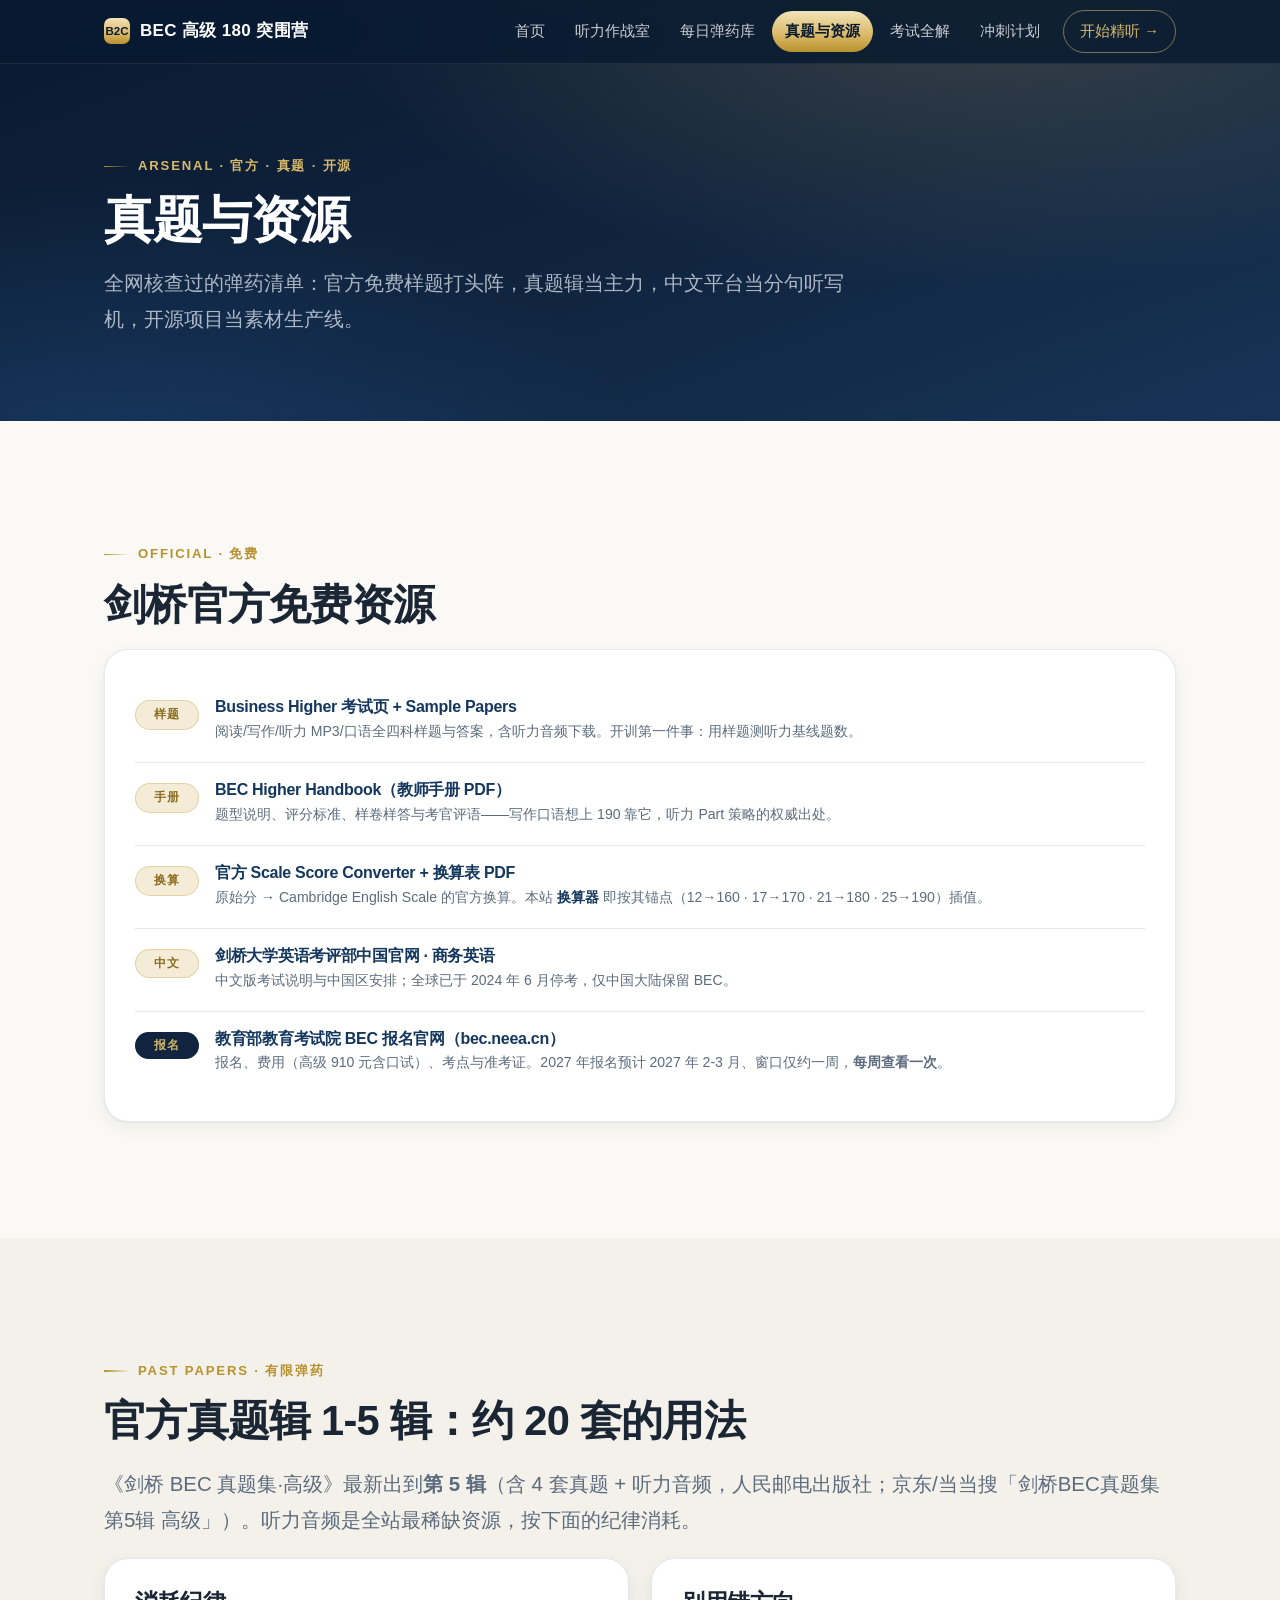
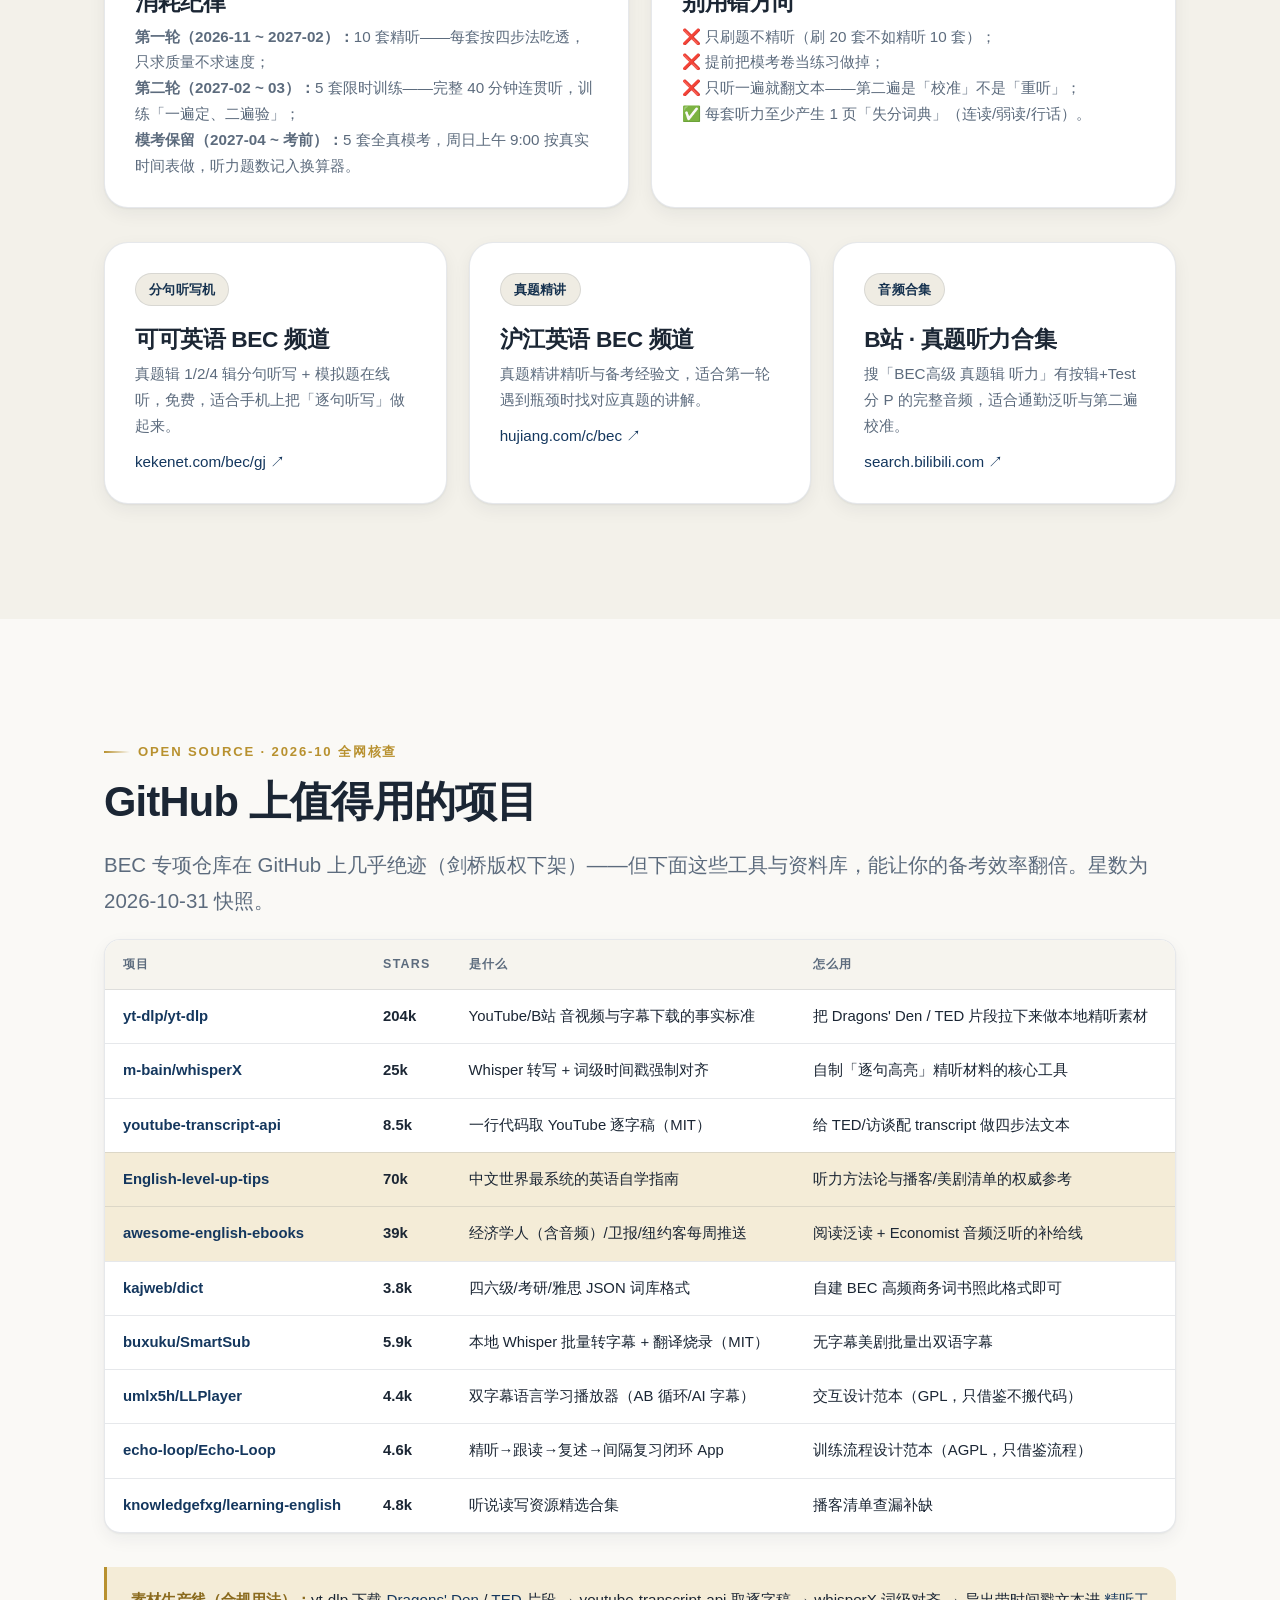
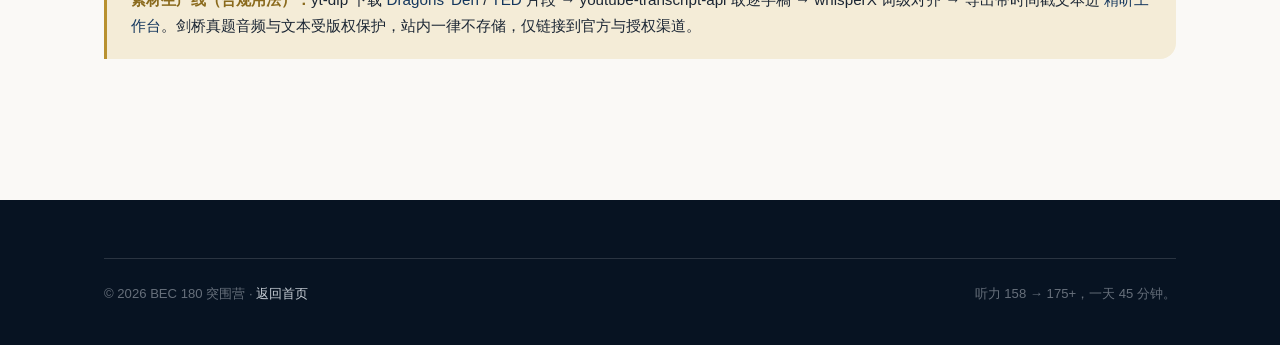
<file: materials.html>
<!DOCTYPE html>
<html lang="zh-CN">
<head>
<meta charset="UTF-8">
<meta name="viewport" content="width=device-width, initial-scale=1.0">
<title>真题与资源 · BEC 高级 180 突围营</title>
<meta name="description" content="BEC 高级备考资源全景：剑桥官方免费样题与手册、真题辑 1-5 辑使用策略、可可英语/B站真题听力渠道、GitHub 优质开源项目与素材生产线。">
<link rel="stylesheet" href="assets/style.css">
</head>
<body>

<nav class="nav">
  <div class="nav__inner">
    <a class="nav__brand" href="index.html"><span class="mark">B2C</span>BEC 高级 180 突围营</a>
    <button class="nav__burger" aria-label="菜单"><span></span><span></span><span></span></button>
    <div class="nav__links">
      <a href="index.html">首页</a>
      <a href="listening.html">听力作战室</a>
      <a href="practice.html">每日弹药库</a>
      <a href="materials.html">真题与资源</a>
      <a href="exam.html">考试全解</a>
      <a href="roadmap.html">冲刺计划</a>
      <a href="listening.html#workbench" class="nav__cta">开始精听 →</a>
    </div>
  </div>
</nav>

<header class="pagehead">
  <div class="wrap">
    <div class="eyebrow reveal" style="color:var(--gold-soft)">Arsenal · 官方 · 真题 · 开源</div>
    <h1 class="reveal">真题与资源</h1>
    <p class="lead reveal">全网核查过的弹药清单：官方免费样题打头阵，真题辑当主力，中文平台当分句听写机，开源项目当素材生产线。</p>
  </div>
</header>

<!-- ===== 官方资源 ===== -->
<section class="section">
  <div class="wrap">
    <div class="eyebrow reveal">Official · 免费</div>
    <h2 class="reveal">剑桥官方免费资源</h2>
    <div class="card reveal mt-2">
      <div class="res">
        <span class="res__tag gold">样题</span>
        <div>
          <h4><a href="https://www.cambridgeenglish.org/exams-and-tests/business-certificates/old-business-higher/whats-in-the-exam/" target="_blank" rel="noopener">Business Higher 考试页 + Sample Papers</a></h4>
          <p>阅读/写作/听力 MP3/口语全四科样题与答案，含听力音频下载。开训第一件事：用样题测听力基线题数。</p>
        </div>
      </div>
      <div class="res">
        <span class="res__tag gold">手册</span>
        <div>
          <h4><a href="https://www.cambridgeenglish.org/images/168162-bec-h-handbook-2010.pdf" target="_blank" rel="noopener">BEC Higher Handbook（教师手册 PDF）</a></h4>
          <p>题型说明、评分标准、样卷样答与考官评语——写作口语想上 190 靠它，听力 Part 策略的权威出处。</p>
        </div>
      </div>
      <div class="res">
        <span class="res__tag gold">换算</span>
        <div>
          <h4><a href="https://www.cambridgeenglish.org/scale-score-converter" target="_blank" rel="noopener">官方 Scale Score Converter + 换算表 PDF</a></h4>
          <p>原始分 → Cambridge English Scale 的官方换算。本站 <a href="listening.html#converter">换算器</a> 即按其锚点（12→160 · 17→170 · 21→180 · 25→190）插值。</p>
        </div>
      </div>
      <div class="res">
        <span class="res__tag gold">中文</span>
        <div>
          <h4><a href="https://www.cambridgeenglish.cn/exams-and-tests/qualifications/business/" target="_blank" rel="noopener">剑桥大学英语考评部中国官网 · 商务英语</a></h4>
          <p>中文版考试说明与中国区安排；全球已于 2024 年 6 月停考，仅中国大陆保留 BEC。</p>
        </div>
      </div>
      <div class="res">
        <span class="res__tag">报名</span>
        <div>
          <h4><a href="https://bec.neea.cn/" target="_blank" rel="noopener">教育部教育考试院 BEC 报名官网（bec.neea.cn）</a></h4>
          <p>报名、费用（高级 910 元含口试）、考点与准考证。2027 年报名预计 2027 年 2-3 月、窗口仅约一周，<b>每周查看一次</b>。</p>
        </div>
      </div>
    </div>
  </div>
</section>

<!-- ===== 真题辑 ===== -->
<section class="section section--tint">
  <div class="wrap">
    <div class="eyebrow reveal">Past Papers · 有限弹药</div>
    <h2 class="reveal">官方真题辑 1-5 辑：约 20 套的用法</h2>
    <p class="lead reveal mb-2">《剑桥 BEC 真题集·高级》最新出到<b>第 5 辑</b>（含 4 套真题 + 听力音频，人民邮电出版社；京东/当当搜「剑桥BEC真题集 第5辑 高级」）。听力音频是全站最稀缺资源，按下面的纪律消耗。</p>
    <div class="grid grid--2">
      <div class="card reveal">
        <h3>消耗纪律</h3>
        <p><b>第一轮（2026-11 ~ 2027-02）：</b>10 套精听——每套按四步法吃透，只求质量不求速度；<br><b>第二轮（2027-02 ~ 03）：</b>5 套限时训练——完整 40 分钟连贯听，训练「一遍定、二遍验」；<br><b>模考保留（2027-04 ~ 考前）：</b>5 套全真模考，周日上午 9:00 按真实时间表做，听力题数记入换算器。</p>
      </div>
      <div class="card reveal" data-delay="1">
        <h3>别用错方向</h3>
        <p>❌ 只刷题不精听（刷 20 套不如精听 10 套）；<br>❌ 提前把模考卷当练习做掉；<br>❌ 只听一遍就翻文本——第二遍是「校准」不是「重听」；<br>✅ 每套听力至少产生 1 页「失分词典」（连读/弱读/行话）。</p>
      </div>
    </div>
    <div class="grid grid--3 mt-3">
      <div class="card reveal">
        <span class="chip">分句听写机</span>
        <h3 class="mt-2">可可英语 BEC 频道</h3>
        <p>真题辑 1/2/4 辑分句听写 + 模拟题在线听，免费，适合手机上把「逐句听写」做起来。</p>
        <p class="mt-1"><a href="https://www.kekenet.com/bec/gj/" target="_blank" rel="noopener">kekenet.com/bec/gj ↗</a></p>
      </div>
      <div class="card reveal" data-delay="1">
        <span class="chip">真题精讲</span>
        <h3 class="mt-2">沪江英语 BEC 频道</h3>
        <p>真题精讲精听与备考经验文，适合第一轮遇到瓶颈时找对应真题的讲解。</p>
        <p class="mt-1"><a href="https://www.hujiang.com/c/bec/" target="_blank" rel="noopener">hujiang.com/c/bec ↗</a></p>
      </div>
      <div class="card reveal" data-delay="2">
        <span class="chip">音频合集</span>
        <h3 class="mt-2">B站 · 真题听力合集</h3>
        <p>搜「BEC高级 真题辑 听力」有按辑+Test 分 P 的完整音频，适合通勤泛听与第二遍校准。</p>
        <p class="mt-1"><a href="https://search.bilibili.com/all?keyword=BEC%E9%AB%98%E7%BA%A7%20%E7%9C%9F%E9%A2%98%E5%90%AC%E5%8A%9B" target="_blank" rel="noopener">search.bilibili.com ↗</a></p>
      </div>
    </div>
  </div>
</section>

<!-- ===== GitHub 开源 ===== -->
<section class="section">
  <div class="wrap">
    <div class="eyebrow reveal">Open Source · 2026-10 全网核查</div>
    <h2 class="reveal">GitHub 上值得用的项目</h2>
    <p class="lead reveal mb-2">BEC 专项仓库在 GitHub 上几乎绝迹（剑桥版权下架）——但下面这些工具与资料库，能让你的备考效率翻倍。星数为 2026-10-31 快照。</p>
    <div class="table-wrap reveal">
      <table>
        <thead><tr><th>项目</th><th>Stars</th><th>是什么</th><th>怎么用</th></tr></thead>
        <tbody>
          <tr><td><a href="https://github.com/yt-dlp/yt-dlp" target="_blank" rel="noopener"><b>yt-dlp/yt-dlp</b></a></td><td class="num">204k</td><td>YouTube/B站 音视频与字幕下载的事实标准</td><td>把 Dragons' Den / TED 片段拉下来做本地精听素材</td></tr>
          <tr><td><a href="https://github.com/m-bain/whisperX" target="_blank" rel="noopener"><b>m-bain/whisperX</b></a></td><td class="num">25k</td><td>Whisper 转写 + 词级时间戳强制对齐</td><td>自制「逐句高亮」精听材料的核心工具</td></tr>
          <tr><td><a href="https://github.com/jdepoix/youtube-transcript-api" target="_blank" rel="noopener"><b>youtube-transcript-api</b></a></td><td class="num">8.5k</td><td>一行代码取 YouTube 逐字稿（MIT）</td><td>给 TED/访谈配 transcript 做四步法文本</td></tr>
          <tr class="hl"><td><a href="https://github.com/byoungd/English-level-up-tips" target="_blank" rel="noopener"><b>English-level-up-tips</b></a></td><td class="num">70k</td><td>中文世界最系统的英语自学指南</td><td>听力方法论与播客/美剧清单的权威参考</td></tr>
          <tr class="hl"><td><a href="https://github.com/hehonghui/awesome-english-ebooks" target="_blank" rel="noopener"><b>awesome-english-ebooks</b></a></td><td class="num">39k</td><td>经济学人（含音频）/卫报/纽约客每周推送</td><td>阅读泛读 + Economist 音频泛听的补给线</td></tr>
          <tr><td><a href="https://github.com/kajweb/dict" target="_blank" rel="noopener"><b>kajweb/dict</b></a></td><td class="num">3.8k</td><td>四六级/考研/雅思 JSON 词库格式</td><td>自建 BEC 高频商务词书照此格式即可</td></tr>
          <tr><td><a href="https://github.com/buxuku/SmartSub" target="_blank" rel="noopener"><b>buxuku/SmartSub</b></a></td><td class="num">5.9k</td><td>本地 Whisper 批量转字幕 + 翻译烧录（MIT）</td><td>无字幕美剧批量出双语字幕</td></tr>
          <tr><td><a href="https://github.com/umlx5h/LLPlayer" target="_blank" rel="noopener"><b>umlx5h/LLPlayer</b></a></td><td class="num">4.4k</td><td>双字幕语言学习播放器（AB 循环/AI 字幕）</td><td>交互设计范本（GPL，只借鉴不搬代码）</td></tr>
          <tr><td><a href="https://github.com/echo-loop/Echo-Loop" target="_blank" rel="noopener"><b>echo-loop/Echo-Loop</b></a></td><td class="num">4.6k</td><td>精听→跟读→复述→间隔复习闭环 App</td><td>训练流程设计范本（AGPL，只借鉴流程）</td></tr>
          <tr><td><a href="https://github.com/knowledgefxg/learning-english" target="_blank" rel="noopener"><b>knowledgefxg/learning-english</b></a></td><td class="num">4.8k</td><td>听说读写资源精选合集</td><td>播客清单查漏补缺</td></tr>
        </tbody>
      </table>
    </div>
    <div class="callout reveal mt-3">
      <b>素材生产线（合规用法）：</b>yt-dlp 下载 <a href="https://www.youtube.com/@DragonsDenGlobal" target="_blank" rel="noopener">Dragons' Den</a> / <a href="https://www.ted.com/topics/business" target="_blank" rel="noopener">TED</a> 片段 → youtube-transcript-api 取逐字稿 → whisperX 词级对齐 → 导出带时间戳文本进 <a href="listening.html#workbench">精听工作台</a>。剑桥真题音频与文本受版权保护，站内一律不存储，仅链接到官方与授权渠道。
    </div>
  </div>
</section>

<footer class="footer">
  <div class="wrap">
    <div class="footer__base">
      <span>© <span data-year>2026</span> BEC 180 突围营 · <a href="index.html">返回首页</a></span>
      <span>听力 158 → 175+，一天 45 分钟。</span>
    </div>
  </div>
</footer>

<script src="assets/core.js"></script>
<script src="assets/main.js"></script>
</body>
</html>
</file>
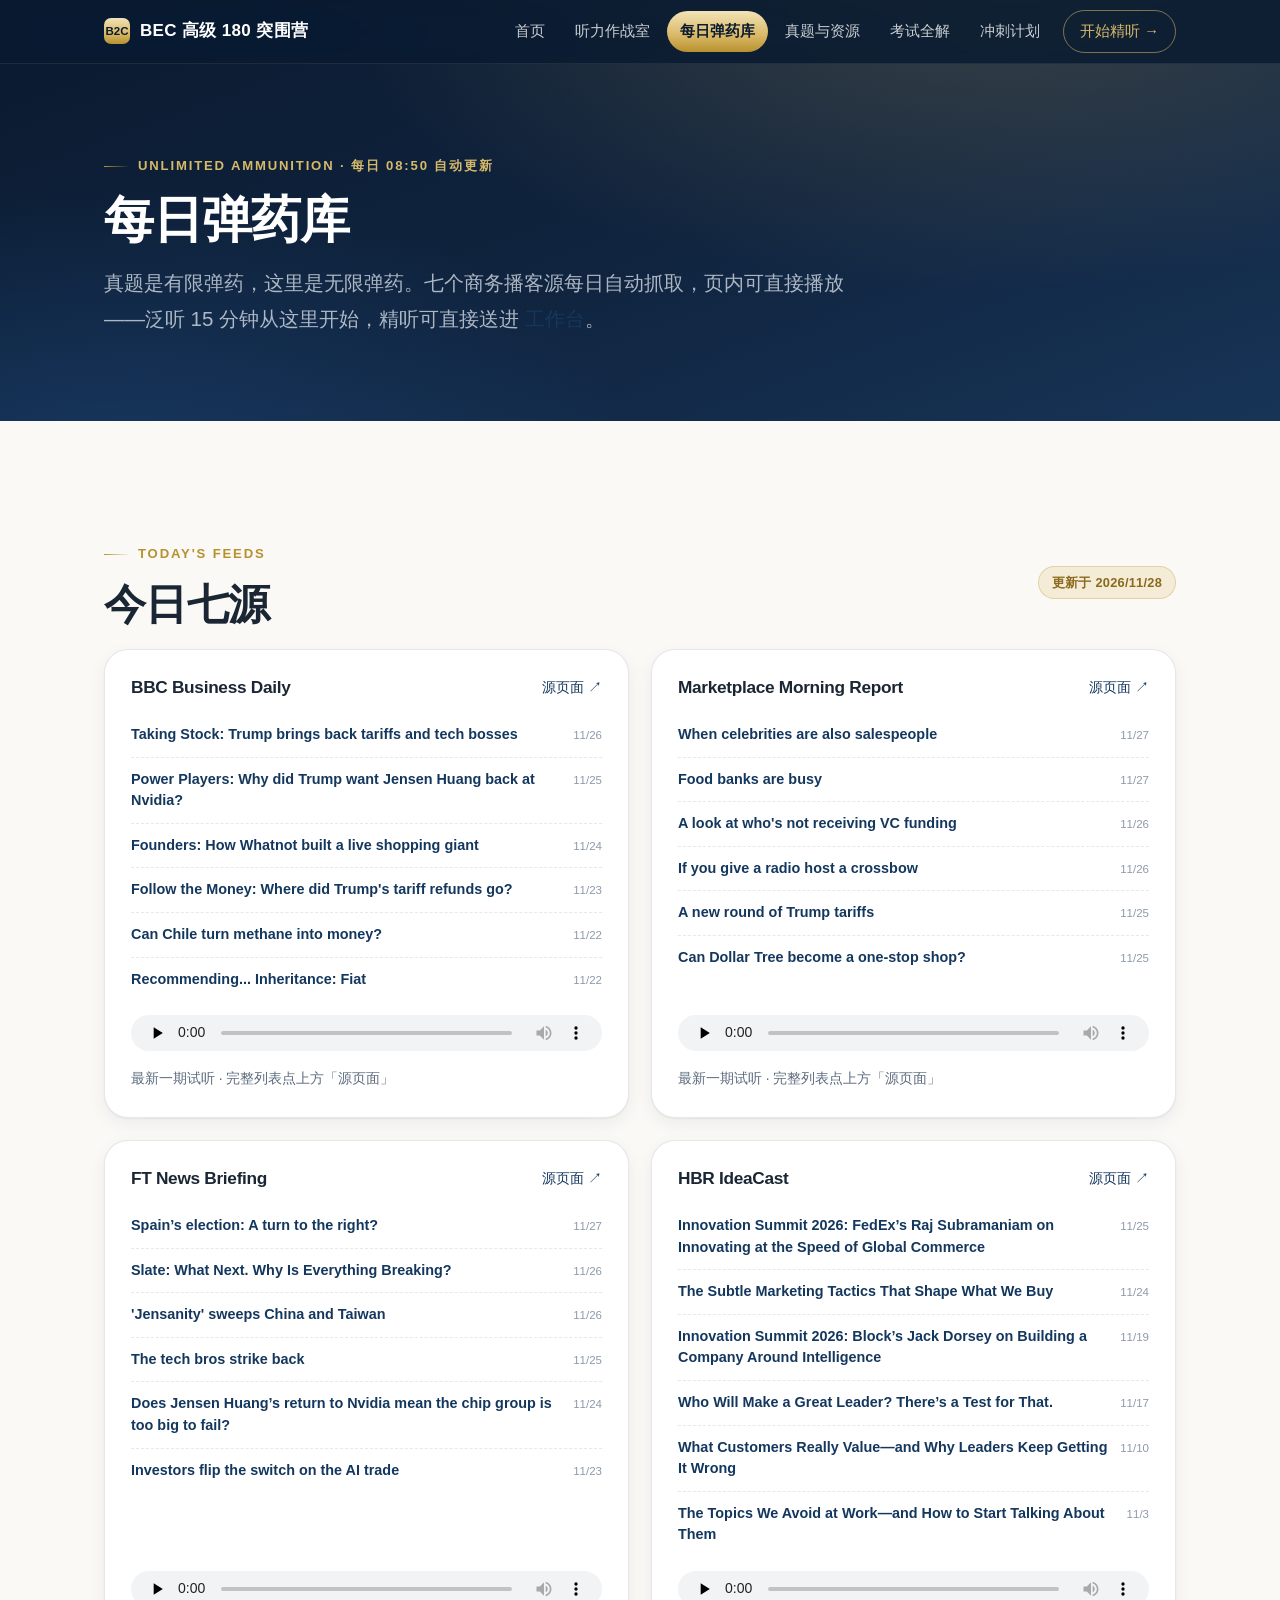
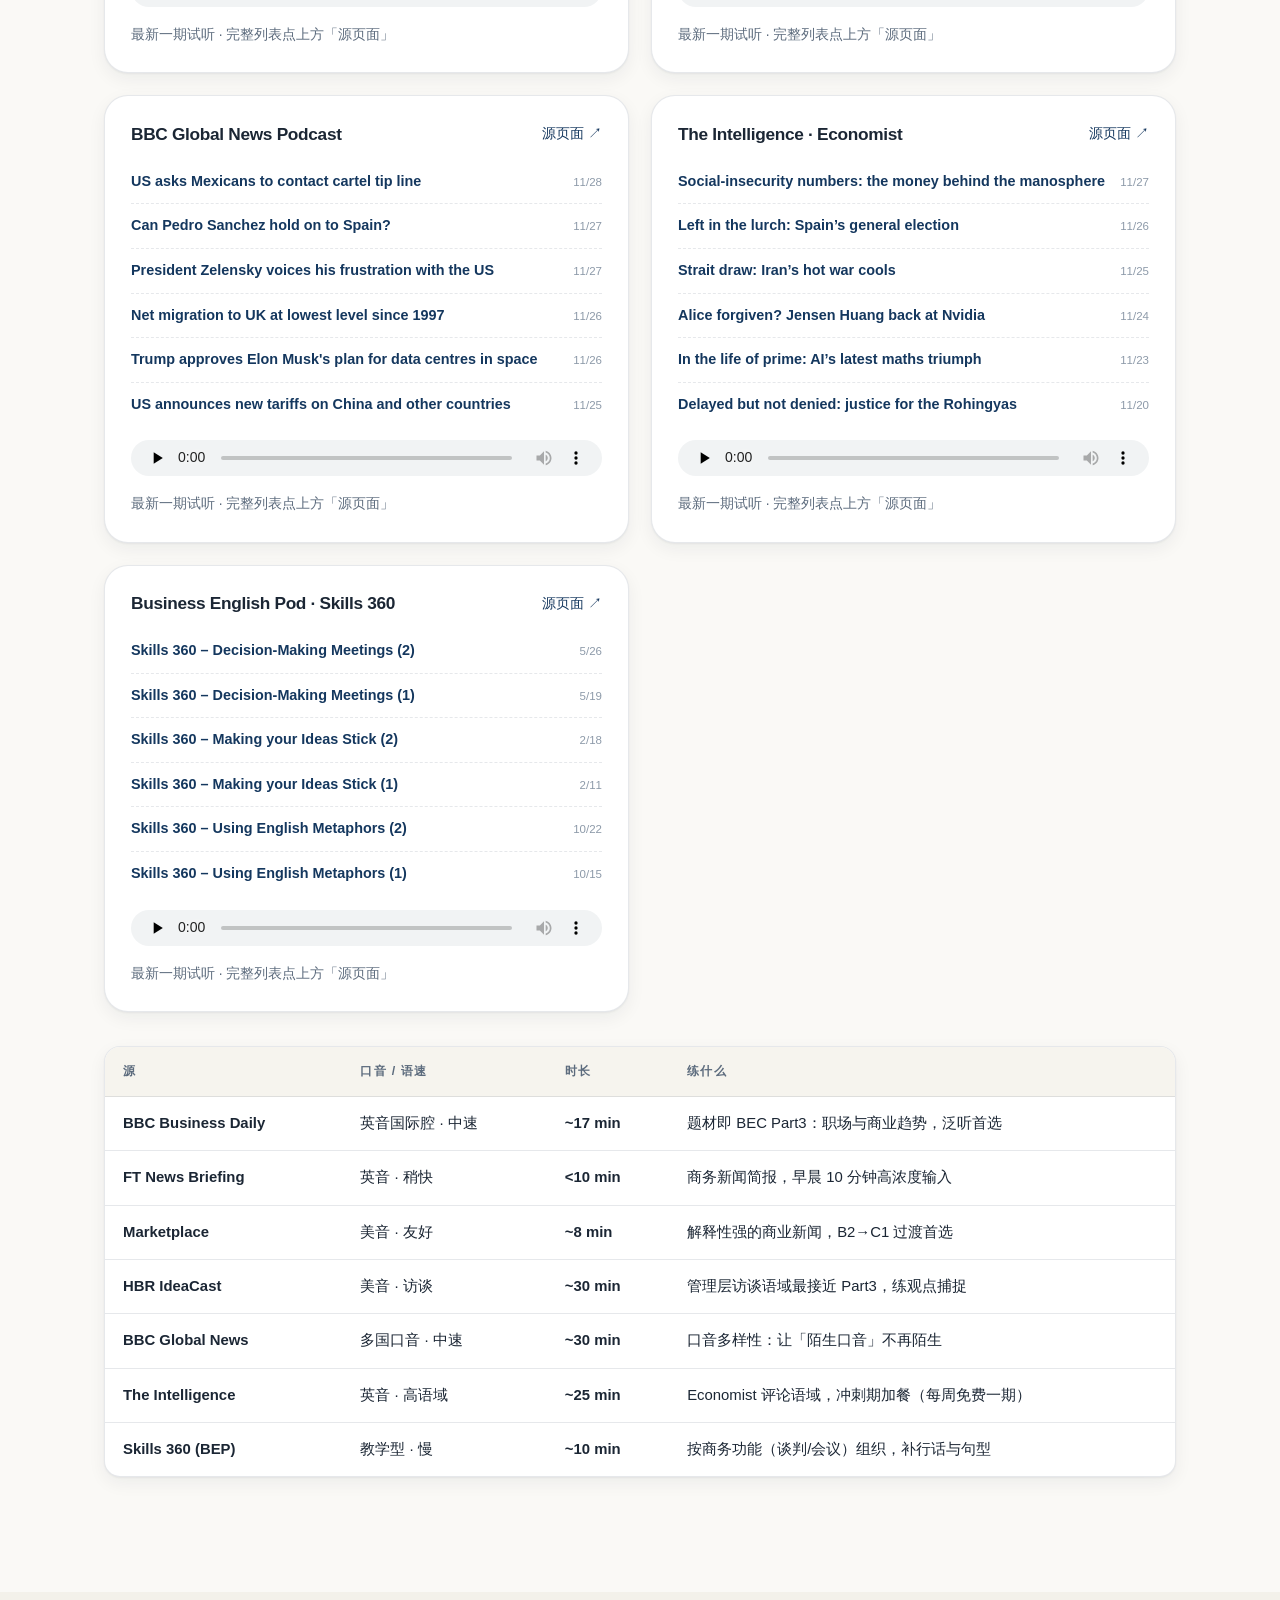
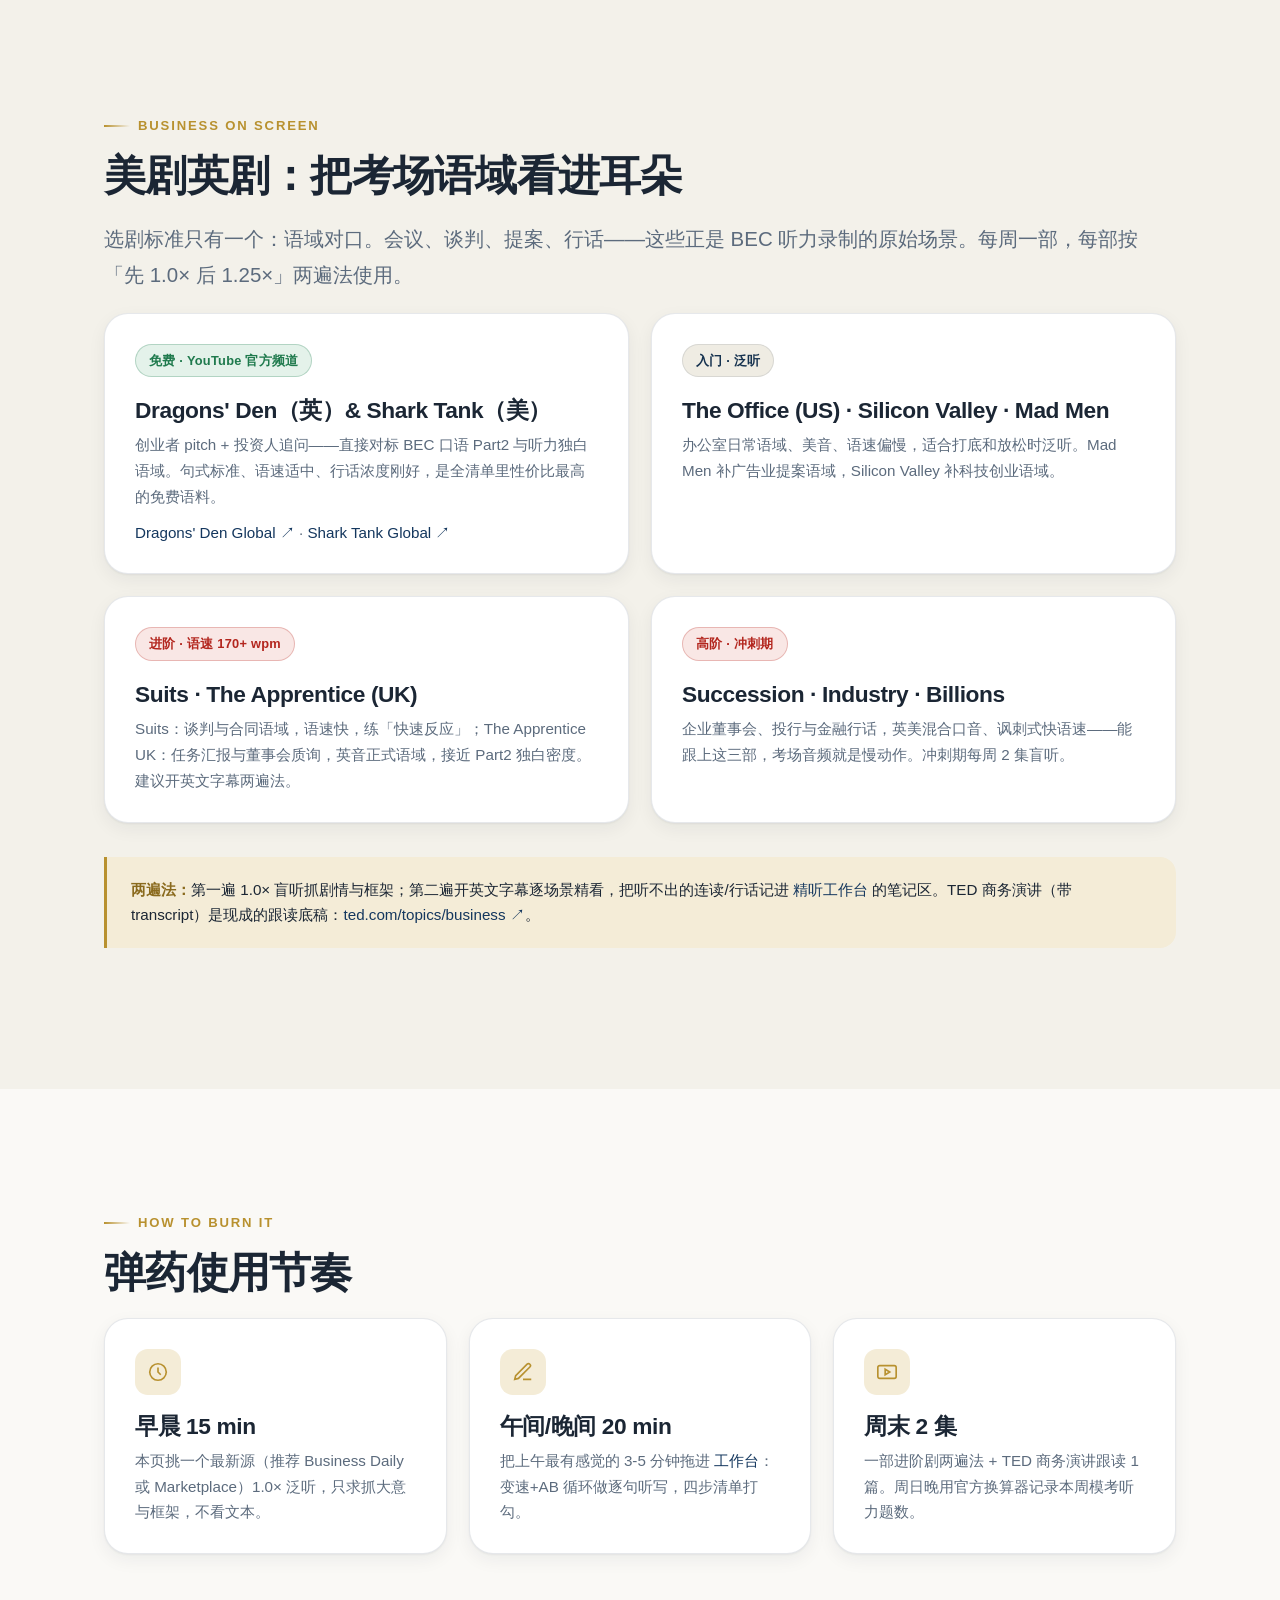
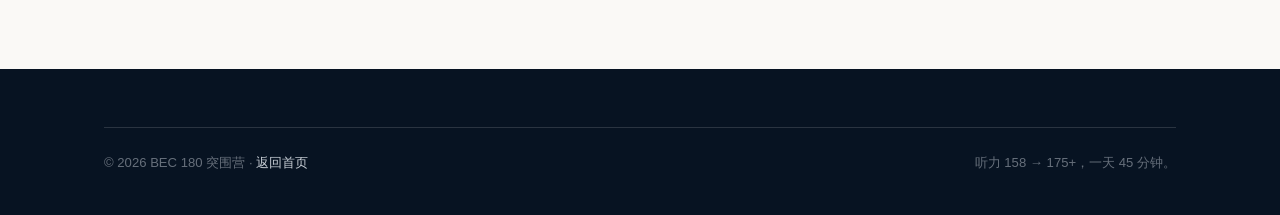
<file: practice.html>
<!DOCTYPE html>
<html lang="zh-CN">
<head>
<meta charset="UTF-8">
<meta name="viewport" content="width=device-width, initial-scale=1.0">
<title>每日弹药库 · BEC 高级 180 突围营</title>
<meta name="description" content="BEC 高级听力每日素材：BBC Business Daily、FT News Briefing、Marketplace、HBR IdeaCast 等商务播客每日自动更新，页内直接播放；附英美剧商务语料使用指南。">
<link rel="stylesheet" href="assets/style.css">
</head>
<body>

<nav class="nav">
  <div class="nav__inner">
    <a class="nav__brand" href="index.html"><span class="mark">B2C</span>BEC 高级 180 突围营</a>
    <button class="nav__burger" aria-label="菜单"><span></span><span></span><span></span></button>
    <div class="nav__links">
      <a href="index.html">首页</a>
      <a href="listening.html">听力作战室</a>
      <a href="practice.html">每日弹药库</a>
      <a href="materials.html">真题与资源</a>
      <a href="exam.html">考试全解</a>
      <a href="roadmap.html">冲刺计划</a>
      <a href="listening.html#workbench" class="nav__cta">开始精听 →</a>
    </div>
  </div>
</nav>

<header class="pagehead">
  <div class="wrap">
    <div class="eyebrow reveal" style="color:var(--gold-soft)">Unlimited Ammunition · 每日 08:50 自动更新</div>
    <h1 class="reveal">每日弹药库</h1>
    <p class="lead reveal">真题是有限弹药，这里是无限弹药。七个商务播客源每日自动抓取，页内可直接播放——泛听 15 分钟从这里开始，精听可直接送进 <a href="listening.html#workbench">工作台</a>。</p>
  </div>
</header>

<!-- ===== 播客流 ===== -->
<section class="section">
  <div class="wrap">
    <div class="flex between mb-2">
      <div>
        <div class="eyebrow reveal">Today's Feeds</div>
        <h2 class="reveal mb-0" style="margin-bottom:0">今日七源</h2>
      </div>
      <span class="chip chip--gold" data-feed-updated>加载中…</span>
    </div>

    <div data-feeds>
      <template data-feed-tpl>
        <div class="feed">
          <div class="feed__head">
            <h3 data-feed-name></h3>
            <a data-feed-link href="#" target="_blank" rel="noopener" class="small" style="white-space:nowrap">源页面 ↗</a>
          </div>
          <ul class="feed__list" data-feed-list></ul>
          <div class="feed__audio" data-feed-audio>
            <audio controls preload="none"><source src="" type="audio/mpeg"></audio>
            <p class="small muted mb-0" style="margin-top:6px">最新一期试听 · 完整列表点上方「源页面」</p>
          </div>
        </div>
      </template>
      <div class="grid grid--2" data-feed-grid>
        <p class="muted">正在加载动态…（GitHub Actions 每日 08:50 抓取；首次部署后 24 小时内有数据）</p>
      </div>
    </div>

    <div class="table-wrap mt-3 reveal">
      <table>
        <thead><tr><th>源</th><th>口音 / 语速</th><th>时长</th><th>练什么</th></tr></thead>
        <tbody>
          <tr><td><b>BBC Business Daily</b></td><td>英音国际腔 · 中速</td><td class="num">~17 min</td><td>题材即 BEC Part3：职场与商业趋势，泛听首选</td></tr>
          <tr><td><b>FT News Briefing</b></td><td>英音 · 稍快</td><td class="num">&lt;10 min</td><td>商务新闻简报，早晨 10 分钟高浓度输入</td></tr>
          <tr><td><b>Marketplace</b></td><td>美音 · 友好</td><td class="num">~8 min</td><td>解释性强的商业新闻，B2→C1 过渡首选</td></tr>
          <tr><td><b>HBR IdeaCast</b></td><td>美音 · 访谈</td><td class="num">~30 min</td><td>管理层访谈语域最接近 Part3，练观点捕捉</td></tr>
          <tr><td><b>BBC Global News</b></td><td>多国口音 · 中速</td><td class="num">~30 min</td><td>口音多样性：让「陌生口音」不再陌生</td></tr>
          <tr><td><b>The Intelligence</b></td><td>英音 · 高语域</td><td class="num">~25 min</td><td>Economist 评论语域，冲刺期加餐（每周免费一期）</td></tr>
          <tr><td><b>Skills 360 (BEP)</b></td><td>教学型 · 慢</td><td class="num">~10 min</td><td>按商务功能（谈判/会议）组织，补行话与句型</td></tr>
        </tbody>
      </table>
    </div>
  </div>
</section>

<!-- ===== 影视语料 ===== -->
<section class="section section--tint">
  <div class="wrap">
    <div class="eyebrow reveal">Business on Screen</div>
    <h2 class="reveal">美剧英剧：把考场语域看进耳朵</h2>
    <p class="lead reveal mb-2">选剧标准只有一个：语域对口。会议、谈判、提案、行话——这些正是 BEC 听力录制的原始场景。每周一部，每部按「先 1.0× 后 1.25×」两遍法使用。</p>
    <div class="grid grid--2">
      <div class="card reveal">
        <span class="chip chip--green">免费 · YouTube 官方频道</span>
        <h3 class="mt-2">Dragons' Den（英）& Shark Tank（美）</h3>
        <p>创业者 pitch + 投资人追问——直接对标 BEC 口语 Part2 与听力独白语域。句式标准、语速适中、行话浓度刚好，是全清单里性价比最高的免费语料。</p>
        <p class="small mt-1"><a href="https://www.youtube.com/@DragonsDenGlobal" target="_blank" rel="noopener">Dragons' Den Global ↗</a> · <a href="https://www.youtube.com/@SharkTankGlobal" target="_blank" rel="noopener">Shark Tank Global ↗</a></p>
      </div>
      <div class="card reveal" data-delay="1">
        <span class="chip">入门 · 泛听</span>
        <h3 class="mt-2">The Office (US) · Silicon Valley · Mad Men</h3>
        <p>办公室日常语域、美音、语速偏慢，适合打底和放松时泛听。Mad Men 补广告业提案语域，Silicon Valley 补科技创业语域。</p>
      </div>
      <div class="card reveal" data-delay="1">
        <span class="chip chip--red">进阶 · 语速 170+ wpm</span>
        <h3 class="mt-2">Suits · The Apprentice (UK)</h3>
        <p>Suits：谈判与合同语域，语速快，练「快速反应」；The Apprentice UK：任务汇报与董事会质询，英音正式语域，接近 Part2 独白密度。建议开英文字幕两遍法。</p>
      </div>
      <div class="card reveal" data-delay="2">
        <span class="chip chip--red">高阶 · 冲刺期</span>
        <h3 class="mt-2">Succession · Industry · Billions</h3>
        <p>企业董事会、投行与金融行话，英美混合口音、讽刺式快语速——能跟上这三部，考场音频就是慢动作。冲刺期每周 2 集盲听。</p>
      </div>
    </div>
    <div class="callout reveal mt-3">
      <b>两遍法：</b>第一遍 1.0× 盲听抓剧情与框架；第二遍开英文字幕逐场景精看，把听不出的连读/行话记进 <a href="listening.html#workbench">精听工作台</a> 的笔记区。TED 商务演讲（带 transcript）是现成的跟读底稿：<a href="https://www.ted.com/topics/business" target="_blank" rel="noopener">ted.com/topics/business ↗</a>。
    </div>
  </div>
</section>

<!-- ===== 使用节奏 ===== -->
<section class="section">
  <div class="wrap">
    <div class="eyebrow reveal">How to burn it</div>
    <h2 class="reveal">弹药使用节奏</h2>
    <div class="grid grid--3">
      <div class="card reveal">
        <div class="card__icon"><svg viewBox="0 0 24 24" fill="none" stroke="currentColor" stroke-width="1.8"><circle cx="12" cy="12" r="9"/><path d="M12 7v5l3 3"/></svg></div>
        <h3>早晨 15 min</h3>
        <p>本页挑一个最新源（推荐 Business Daily 或 Marketplace）1.0× 泛听，只求抓大意与框架，不看文本。</p>
      </div>
      <div class="card reveal" data-delay="1">
        <div class="card__icon"><svg viewBox="0 0 24 24" fill="none" stroke="currentColor" stroke-width="1.8"><path d="M12 20h9M16.5 3.5a2.1 2.1 0 0 1 3 3L7 19l-4 1 1-4z"/></svg></div>
        <h3>午间/晚间 20 min</h3>
        <p>把上午最有感觉的 3-5 分钟拖进 <a href="listening.html#workbench">工作台</a>：变速+AB 循环做逐句听写，四步清单打勾。</p>
      </div>
      <div class="card reveal" data-delay="2">
        <div class="card__icon"><svg viewBox="0 0 24 24" fill="none" stroke="currentColor" stroke-width="1.8"><rect x="2" y="5" width="20" height="14" rx="2"/><path d="M10 9l5 3-5 3z"/></svg></div>
        <h3>周末 2 集</h3>
        <p>一部进阶剧两遍法 + TED 商务演讲跟读 1 篇。周日晚用官方换算器记录本周模考听力题数。</p>
      </div>
    </div>
  </div>
</section>

<footer class="footer">
  <div class="wrap">
    <div class="footer__base">
      <span>© <span data-year>2026</span> BEC 180 突围营 · <a href="index.html">返回首页</a></span>
      <span>听力 158 → 175+，一天 45 分钟。</span>
    </div>
  </div>
</footer>

<script src="assets/core.js"></script>
<script src="assets/main.js"></script>
</body>
</html>
</file>
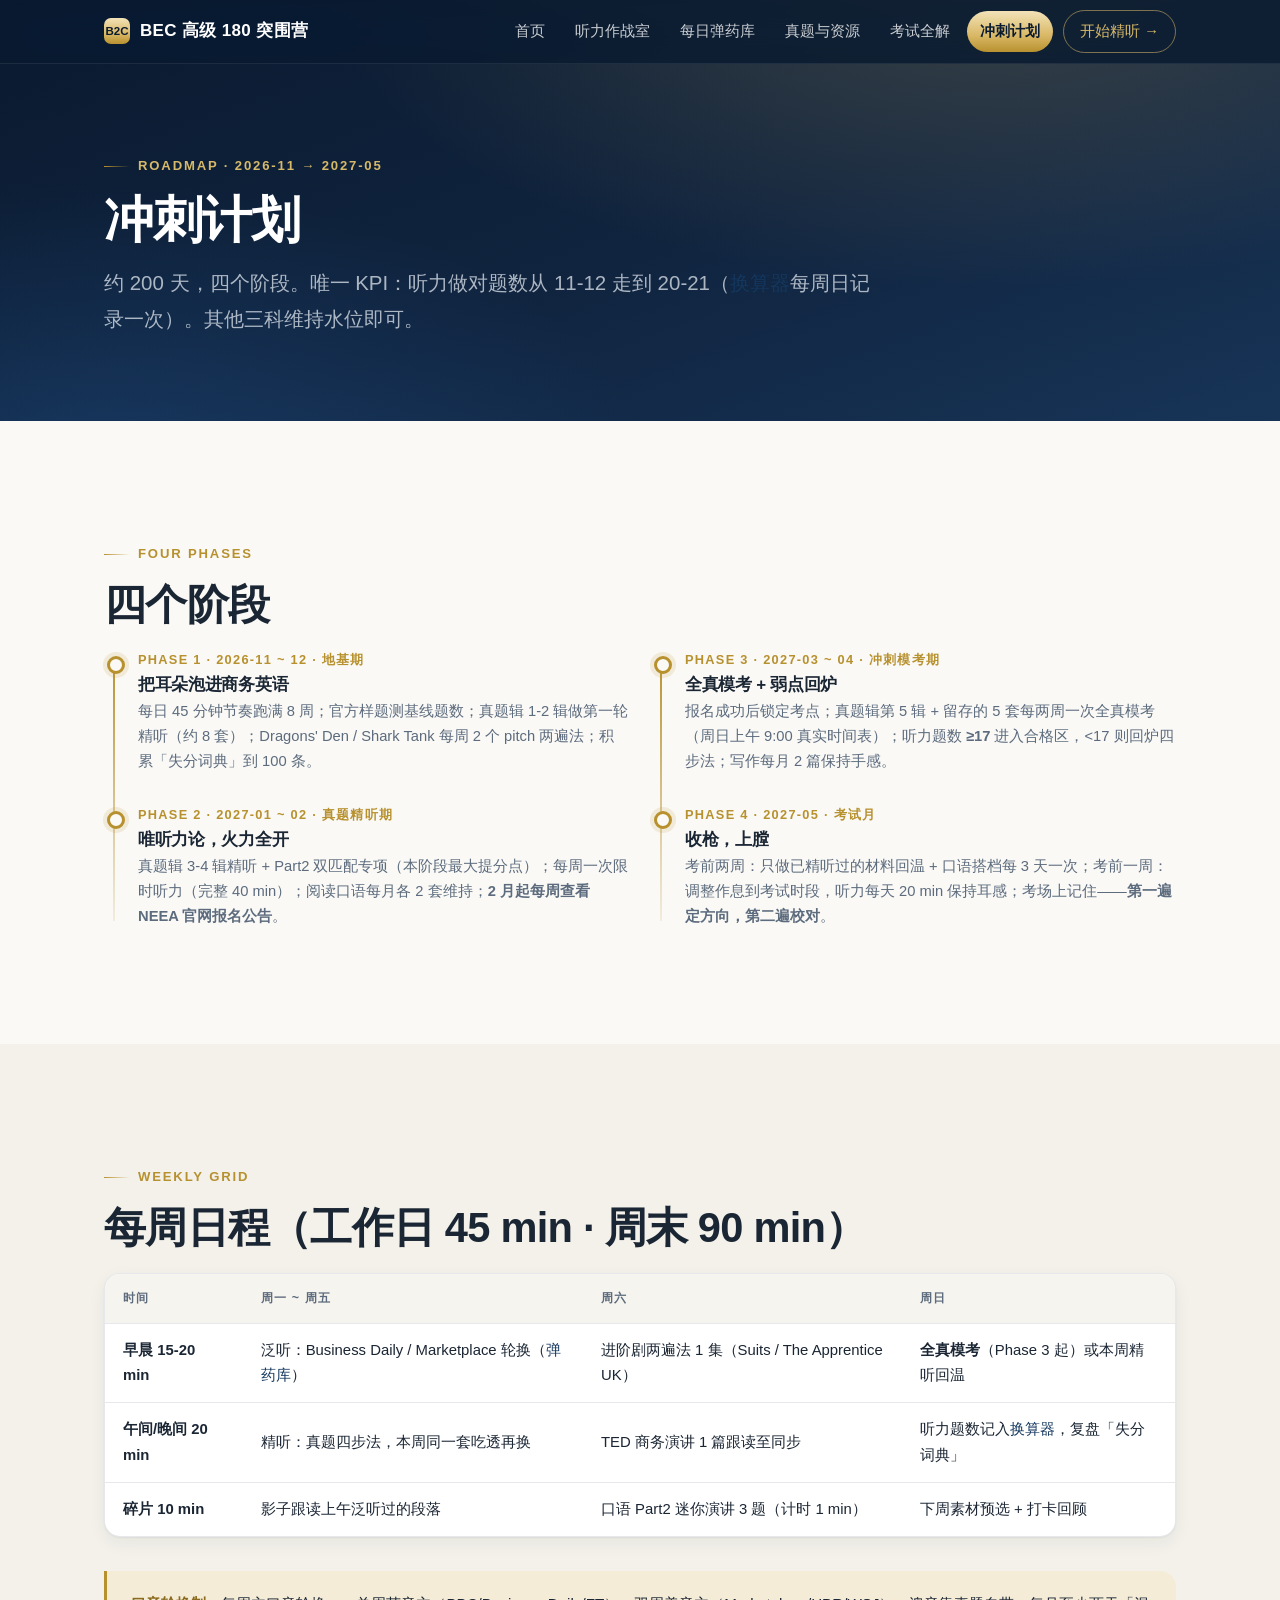
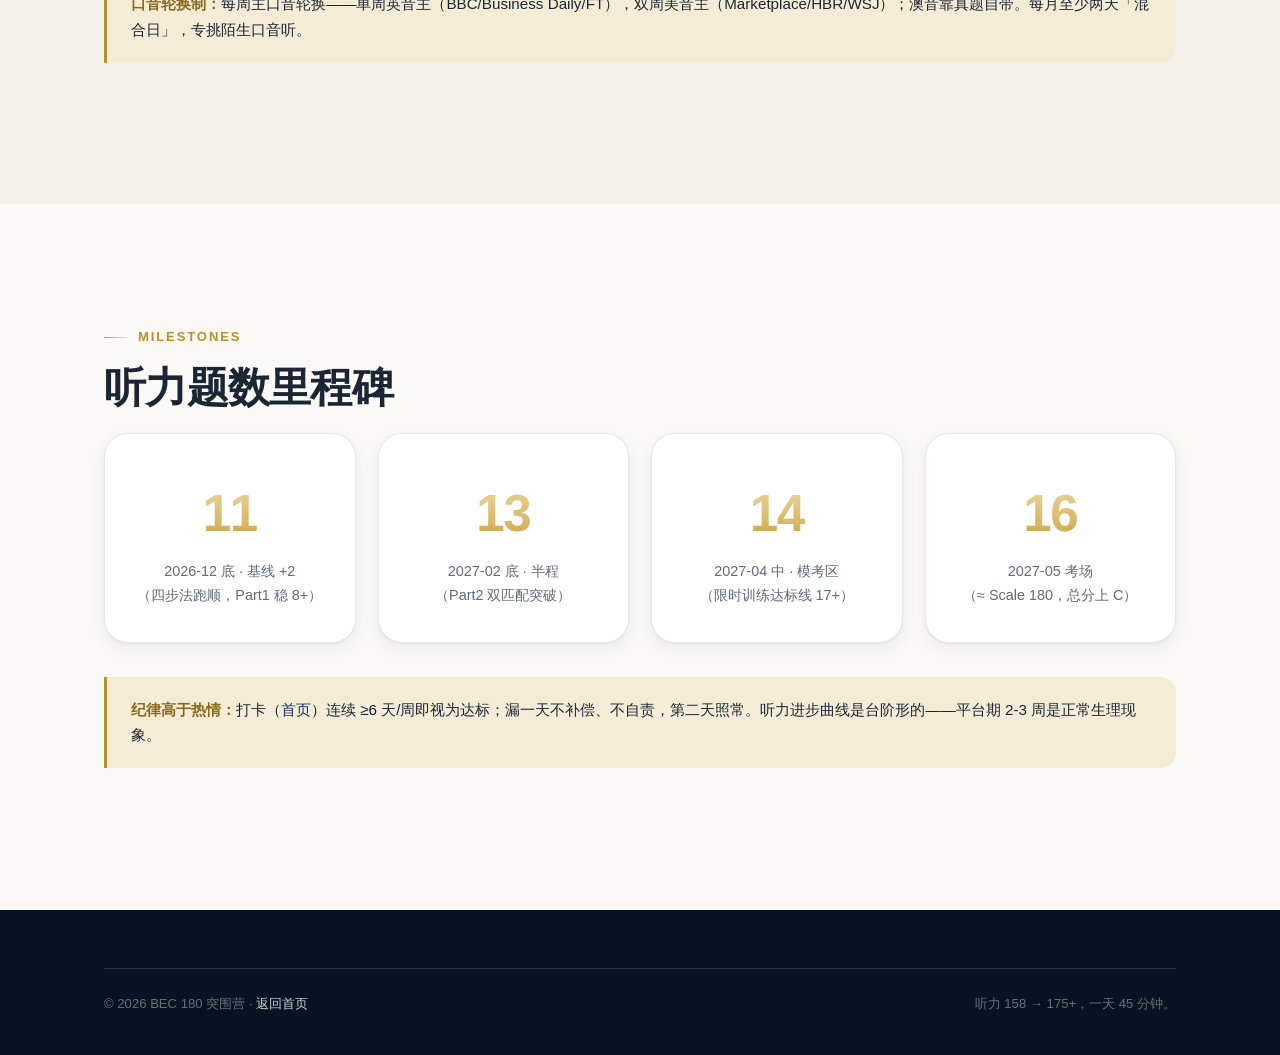
<file: roadmap.html>
<!DOCTYPE html>
<html lang="zh-CN">
<head>
<meta charset="UTF-8">
<meta name="viewport" content="width=device-width, initial-scale=1.0">
<title>冲刺计划 · BEC 高级 180 突围营</title>
<meta name="description" content="BEC 高级 200 天四阶段冲刺计划：地基期、真题精听期、冲刺模考期、考试月；每周 45 分钟日程与听力题数追踪。">
<link rel="stylesheet" href="assets/style.css">
</head>
<body>

<nav class="nav">
  <div class="nav__inner">
    <a class="nav__brand" href="index.html"><span class="mark">B2C</span>BEC 高级 180 突围营</a>
    <button class="nav__burger" aria-label="菜单"><span></span><span></span><span></span></button>
    <div class="nav__links">
      <a href="index.html">首页</a>
      <a href="listening.html">听力作战室</a>
      <a href="practice.html">每日弹药库</a>
      <a href="materials.html">真题与资源</a>
      <a href="exam.html">考试全解</a>
      <a href="roadmap.html">冲刺计划</a>
      <a href="listening.html#workbench" class="nav__cta">开始精听 →</a>
    </div>
  </div>
</nav>

<header class="pagehead">
  <div class="wrap">
    <div class="eyebrow reveal" style="color:var(--gold-soft)">Roadmap · 2026-11 → 2027-05</div>
    <h1 class="reveal">冲刺计划</h1>
    <p class="lead reveal">约 200 天，四个阶段。唯一 KPI：听力做对题数从 11-12 走到 20-21（<a href="listening.html#converter">换算器</a>每周日记录一次）。其他三科维持水位即可。</p>
  </div>
</header>

<!-- ===== 阶段 ===== -->
<section class="section">
  <div class="wrap">
    <div class="eyebrow reveal">Four Phases</div>
    <h2 class="reveal">四个阶段</h2>
    <div class="grid grid--2 mt-2">
      <div class="timeline reveal">
        <div class="tl-item">
          <div class="tl-date">Phase 1 · 2026-11 ~ 12 · 地基期</div>
          <h4>把耳朵泡进商务英语</h4>
          <p>每日 45 分钟节奏跑满 8 周；官方样题测基线题数；真题辑 1-2 辑做第一轮精听（约 8 套）；Dragons' Den / Shark Tank 每周 2 个 pitch 两遍法；积累「失分词典」到 100 条。</p>
        </div>
        <div class="tl-item">
          <div class="tl-date">Phase 2 · 2027-01 ~ 02 · 真题精听期</div>
          <h4>唯听力论，火力全开</h4>
          <p>真题辑 3-4 辑精听 + Part2 双匹配专项（本阶段最大提分点）；每周一次限时听力（完整 40 min）；阅读口语每月各 2 套维持；<b>2 月起每周查看 NEEA 官网报名公告</b>。</p>
        </div>
      </div>
      <div class="timeline reveal" data-delay="1">
        <div class="tl-item">
          <div class="tl-date">Phase 3 · 2027-03 ~ 04 · 冲刺模考期</div>
          <h4>全真模考 + 弱点回炉</h4>
          <p>报名成功后锁定考点；真题辑第 5 辑 + 留存的 5 套每两周一次全真模考（周日上午 9:00 真实时间表）；听力题数 <b>≥17</b> 进入合格区，&lt;17 则回炉四步法；写作每月 2 篇保持手感。</p>
        </div>
        <div class="tl-item">
          <div class="tl-date">Phase 4 · 2027-05 · 考试月</div>
          <h4>收枪，上膛</h4>
          <p>考前两周：只做已精听过的材料回温 + 口语搭档每 3 天一次；考前一周：调整作息到考试时段，听力每天 20 min 保持耳感；考场上记住——<b>第一遍定方向，第二遍校对</b>。</p>
        </div>
      </div>
    </div>
  </div>
</section>

<!-- ===== 周日程 ===== -->
<section class="section section--tint">
  <div class="wrap">
    <div class="eyebrow reveal">Weekly Grid</div>
    <h2 class="reveal">每周日程（工作日 45 min · 周末 90 min）</h2>
    <div class="table-wrap reveal mt-2">
      <table>
        <thead><tr><th>时间</th><th>周一 ~ 周五</th><th>周六</th><th>周日</th></tr></thead>
        <tbody>
          <tr><td><b>早晨 15-20 min</b></td><td>泛听：Business Daily / Marketplace 轮换（<a href="practice.html">弹药库</a>）</td><td>进阶剧两遍法 1 集（Suits / The Apprentice UK）</td><td><b>全真模考</b>（Phase 3 起）或本周精听回温</td></tr>
          <tr><td><b>午间/晚间 20 min</b></td><td>精听：真题四步法，本周同一套吃透再换</td><td>TED 商务演讲 1 篇跟读至同步</td><td>听力题数记入<a href="listening.html#converter">换算器</a>，复盘「失分词典」</td></tr>
          <tr><td><b>碎片 10 min</b></td><td>影子跟读上午泛听过的段落</td><td>口语 Part2 迷你演讲 3 题（计时 1 min）</td><td>下周素材预选 + 打卡回顾</td></tr>
        </tbody>
      </table>
    </div>
    <div class="callout reveal mt-3">
      <b>口音轮换制：</b>每周主口音轮换——单周英音主（BBC/Business Daily/FT），双周美音主（Marketplace/HBR/WSJ）；澳音靠真题自带。每月至少两天「混合日」，专挑陌生口音听。
    </div>
  </div>
</section>

<!-- ===== 里程碑 ===== -->
<section class="section">
  <div class="wrap">
    <div class="eyebrow reveal">Milestones</div>
    <h2 class="reveal">听力题数里程碑</h2>
    <div class="grid grid--4 mt-2">
      <div class="card reveal center">
        <div class="stat"><div class="v grad-text" data-count="14" data-dec="0">0</div><div class="k">2026-12 底 · 基线 +2<br>（四步法跑顺，Part1 稳 8+）</div></div>
      </div>
      <div class="card reveal center" data-delay="1">
        <div class="stat"><div class="v grad-text" data-count="17" data-dec="0">0</div><div class="k">2027-02 底 · 半程<br>（Part2 双匹配突破）</div></div>
      </div>
      <div class="card reveal center" data-delay="2">
        <div class="stat"><div class="v grad-text" data-count="19" data-dec="0">0</div><div class="k">2027-04 中 · 模考区<br>（限时训练达标线 17+）</div></div>
      </div>
      <div class="card reveal center" data-delay="3">
        <div class="stat"><div class="v grad-text" data-count="21" data-dec="0">0</div><div class="k">2027-05 考场<br>（≈ Scale 180，总分上 C）</div></div>
      </div>
    </div>
    <div class="callout reveal mt-3">
      <b>纪律高于热情：</b>打卡（<a href="index.html#checkin">首页</a>）连续 ≥6 天/周即视为达标；漏一天不补偿、不自责，第二天照常。听力进步曲线是台阶形的——平台期 2-3 周是正常生理现象。
    </div>
  </div>
</section>

<footer class="footer">
  <div class="wrap">
    <div class="footer__base">
      <span>© <span data-year>2026</span> BEC 180 突围营 · <a href="index.html">返回首页</a></span>
      <span>听力 158 → 175+，一天 45 分钟。</span>
    </div>
  </div>
</footer>

<script src="assets/core.js"></script>
<script src="assets/main.js"></script>
</body>
</html>
</file>
<file: assets/style.css>
/* ============================================================
   BEC 高级 180 突围营 · Design System
   Aesthetic: Fortune-500 annual report × Apple keynote
   Palette: deep navy / champagne gold / warm paper
   ============================================================ */

:root {
  --ink: #0a1a2f;
  --ink-2: #10243f;
  --ink-3: #16324f;
  --paper: #faf9f6;
  --card: #ffffff;
  --text: #1b2634;
  --muted: #5c6b7d;
  --faint: #8d9aa9;
  --hairline: rgba(16, 36, 63, 0.10);
  --hairline-dark: rgba(255, 255, 255, 0.14);

  --gold: #b8912f;
  --gold-soft: #d7b96a;
  --gold-pale: #f4ecd7;
  --navy: #14375e;
  --blue: #2a6bb5;
  --good: #1f7a4d;
  --warn: #b3541e;
  --bad: #b3261e;

  --grad-ink: linear-gradient(160deg, #0a1a2f 0%, #10243f 55%, #173457 100%);
  --grad-gold: linear-gradient(180deg, #f2e3b8 0%, #d9b866 60%, #b8912f 100%);
  --grad-hero-glow: radial-gradient(1100px 520px at 78% -8%, rgba(216, 185, 106, 0.22), transparent 62%),
                    radial-gradient(900px 480px at 8% 112%, rgba(42, 107, 181, 0.28), transparent 60%);

  --shadow-1: 0 1px 2px rgba(10, 26, 47, 0.05), 0 6px 18px rgba(10, 26, 47, 0.06);
  --shadow-2: 0 2px 6px rgba(10, 26, 47, 0.07), 0 18px 44px rgba(10, 26, 47, 0.12);
  --shadow-gold: 0 10px 34px rgba(184, 145, 47, 0.35);

  --r-lg: 24px;
  --r-md: 16px;
  --r-sm: 10px;

  --font-sans: -apple-system, BlinkMacSystemFont, "SF Pro Display", "SF Pro Text",
               "PingFang SC", "Hiragino Sans GB", "Helvetica Neue", "Microsoft YaHei", sans-serif;
  --font-serif: "New York", "Songti SC", "STSong", Georgia, "Times New Roman", serif;
  --font-mono: "SF Mono", ui-monospace, Menlo, Consolas, monospace;

  --nav-h: 64px;
  --wrap: 1120px;
}

* { box-sizing: border-box; }
html { scroll-behavior: smooth; -webkit-text-size-adjust: 100%; }

body {
  margin: 0;
  font-family: var(--font-sans);
  font-size: 17px;
  line-height: 1.7;
  color: var(--text);
  background: var(--paper);
  -webkit-font-smoothing: antialiased;
  text-rendering: optimizeLegibility;
}

img { max-width: 100%; display: block; }
a { color: var(--navy); text-decoration: none; }
a:hover { color: var(--gold); }

::selection { background: rgba(184, 145, 47, 0.25); }

/* ---------- Typography ---------- */
h1, h2, h3, h4 { line-height: 1.18; letter-spacing: -0.018em; margin: 0 0 0.5em; }
h1 { font-size: clamp(2.4rem, 6.2vw, 4.3rem); font-weight: 800; }
h2 { font-size: clamp(1.7rem, 3.6vw, 2.6rem); font-weight: 750; }
h3 { font-size: clamp(1.15rem, 2vw, 1.42rem); font-weight: 700; }
p { margin: 0 0 1em; }
.lead { font-size: clamp(1.05rem, 1.7vw, 1.28rem); color: var(--muted); line-height: 1.75; }

.eyebrow {
  display: inline-flex; align-items: center; gap: 8px;
  font-size: 0.82rem; font-weight: 700; letter-spacing: 0.14em;
  text-transform: uppercase; color: var(--gold);
  margin-bottom: 14px;
}
.eyebrow::before {
  content: ""; width: 26px; height: 1.5px;
  background: linear-gradient(90deg, var(--gold), transparent);
}

.wrap { max-width: var(--wrap); margin: 0 auto; padding: 0 24px; }
.section { padding: clamp(64px, 9vw, 116px) 0; }
.section--tint { background: #f3f1ea; }
.section--ink { background: var(--grad-ink); color: #e9eef5; }
.section--ink h2, .section--ink h3 { color: #fff; }
.section--ink .muted, .section--ink .lead { color: rgba(233, 238, 245, 0.72); }
.section--ink a { color: var(--gold-soft); }
.section--ink a:hover { color: #fff; }

.center { text-align: center; }
.center .eyebrow::before { display: none; }
.muted { color: var(--muted); }
.small { font-size: 0.86rem; }
.serif { font-family: var(--font-serif); }

.grad-text {
  background: var(--grad-gold);
  -webkit-background-clip: text; background-clip: text;
  -webkit-text-fill-color: transparent; color: transparent;
}

/* ---------- Nav ---------- */
.nav {
  position: fixed; inset: 0 0 auto 0; z-index: 90;
  height: var(--nav-h);
  background: rgba(10, 26, 47, 0.82);
  -webkit-backdrop-filter: saturate(1.6) blur(18px);
  backdrop-filter: saturate(1.6) blur(18px);
  border-bottom: 1px solid rgba(255, 255, 255, 0.08);
}
.nav__inner {
  max-width: var(--wrap); margin: 0 auto; padding: 0 24px;
  height: 100%; display: flex; align-items: center; gap: 28px;
}
.nav__brand {
  color: #fff; font-weight: 800; letter-spacing: 0.02em;
  display: flex; align-items: center; gap: 10px; white-space: nowrap;
}
.nav__brand .mark {
  width: 26px; height: 26px; border-radius: 7px;
  background: var(--grad-gold);
  display: inline-flex; align-items: center; justify-content: center;
  color: var(--ink); font-size: 0.72rem; font-weight: 900; letter-spacing: 0;
}
.nav__links { display: flex; gap: 4px; margin-left: auto; align-items: center; }
.nav__links a {
  color: rgba(255, 255, 255, 0.78); font-size: 0.92rem; font-weight: 550;
  padding: 8px 13px; border-radius: 999px; transition: all 0.25s ease;
}
.nav__links a:hover { color: #fff; background: rgba(255, 255, 255, 0.1); }
.nav__links a.active { color: var(--ink); background: var(--grad-gold); font-weight: 650; }
.nav__cta {
  margin-left: 6px; padding: 8px 16px !important;
  border: 1px solid rgba(216, 185, 106, 0.55); border-radius: 999px;
  color: var(--gold-soft) !important;
}
.nav__cta:hover { background: rgba(216, 185, 106, 0.15) !important; }
.nav__burger { display: none; }

@media (max-width: 860px) {
  .nav__links {
    position: fixed; top: var(--nav-h); left: 0; right: 0;
    flex-direction: column; align-items: stretch; gap: 2px;
    background: rgba(10, 26, 47, 0.97);
    -webkit-backdrop-filter: blur(20px); backdrop-filter: blur(20px);
    padding: 14px 20px 20px; border-bottom: 1px solid var(--hairline-dark);
    display: none;
  }
  .nav__links.open { display: flex; }
  .nav__links a { padding: 13px 16px; font-size: 1rem; }
  .nav__burger {
    display: inline-flex; margin-left: auto; cursor: pointer;
    background: none; border: 0; padding: 8px;
  }
  .nav__burger span {
    display: block; width: 20px; height: 1.6px; background: #fff;
    margin: 4.5px 0; border-radius: 2px; transition: 0.3s;
  }
}

/* ---------- Buttons ---------- */
.btn {
  display: inline-flex; align-items: center; justify-content: center; gap: 9px;
  padding: 13px 26px; border-radius: 999px;
  font-size: 0.98rem; font-weight: 650; letter-spacing: 0.01em;
  border: 1px solid transparent; cursor: pointer;
  transition: transform 0.22s ease, box-shadow 0.22s ease, background 0.22s ease, color 0.22s ease;
}
.btn:active { transform: scale(0.97); }
.btn--gold {
  background: var(--grad-gold); color: var(--ink); box-shadow: var(--shadow-gold);
}
.btn--gold:hover { transform: translateY(-1.5px); box-shadow: 0 14px 40px rgba(184, 145, 47, 0.45); color: var(--ink); }
.btn--ink { background: var(--ink); color: #fff; }
.btn--ink:hover { background: var(--ink-3); transform: translateY(-1.5px); color: #fff; }
.btn--ghost { border-color: var(--hairline-dark); color: #fff; background: rgba(255, 255, 255, 0.06); }
.btn--ghost:hover { background: rgba(255, 255, 255, 0.14); color: #fff; transform: translateY(-1.5px); }
.btn--line { border-color: rgba(16, 36, 63, 0.22); color: var(--text); background: transparent; }
.btn--line:hover { border-color: var(--gold); color: var(--gold); }
.btn--sm { padding: 8px 16px; font-size: 0.86rem; }

/* ---------- Hero ---------- */
.hero {
  position: relative; overflow: hidden;
  background: var(--grad-ink);
  color: #fff;
  padding: calc(var(--nav-h) + clamp(72px, 11vw, 128px)) 0 clamp(72px, 10vw, 120px);
}
.hero::before {
  content: ""; position: absolute; inset: 0;
  background: var(--grad-hero-glow);
}
.hero::after {
  content: ""; position: absolute; inset: 0; opacity: 0.5; pointer-events: none;
  background-image:
    linear-gradient(rgba(255, 255, 255, 0.035) 1px, transparent 1px),
    linear-gradient(90deg, rgba(255, 255, 255, 0.035) 1px, transparent 1px);
  background-size: 72px 72px;
  mask-image: radial-gradient(75% 70% at 50% 30%, #000 30%, transparent 100%);
  -webkit-mask-image: radial-gradient(75% 70% at 50% 30%, #000 30%, transparent 100%);
}
.hero .wrap { position: relative; z-index: 1; }
.hero__kicker {
  display: inline-flex; align-items: center; gap: 10px;
  border: 1px solid rgba(216, 185, 106, 0.4); border-radius: 999px;
  padding: 7px 16px; font-size: 0.85rem; letter-spacing: 0.06em;
  color: var(--gold-soft); background: rgba(216, 185, 106, 0.08);
  margin-bottom: 26px;
}
.hero__kicker .dot {
  width: 7px; height: 7px; border-radius: 50%; background: #46d389;
  box-shadow: 0 0 0 4px rgba(70, 211, 137, 0.18);
}
.hero h1 { max-width: 17em; margin-bottom: 0.35em; }
.hero .lead { max-width: 36em; color: rgba(233, 238, 245, 0.75); }
.hero__actions { display: flex; flex-wrap: wrap; gap: 14px; margin-top: 34px; }

.hero__panel {
  margin-top: clamp(48px, 7vw, 76px);
  display: grid; grid-template-columns: repeat(4, 1fr);
  border: 1px solid var(--hairline-dark); border-radius: var(--r-lg);
  background: rgba(255, 255, 255, 0.05);
  -webkit-backdrop-filter: blur(14px); backdrop-filter: blur(14px);
  overflow: hidden;
}
.hero__panel > div {
  padding: 26px 28px; border-left: 1px solid var(--hairline-dark);
}
.hero__panel > div:first-child { border-left: 0; }
.hero__panel .num {
  font-size: clamp(1.9rem, 3.4vw, 2.6rem); font-weight: 800;
  font-variant-numeric: tabular-nums; letter-spacing: -0.02em;
}
.hero__panel .lab {
  font-size: 0.83rem; color: rgba(233, 238, 245, 0.62); margin-top: 4px; letter-spacing: 0.04em;
}
@media (max-width: 900px) {
  .hero__panel { grid-template-columns: repeat(2, 1fr); }
  .hero__panel > div:nth-child(3) { border-left: 0; }
  .hero__panel > div:nth-child(n+3) { border-top: 1px solid var(--hairline-dark); }
}

/* ---------- Cards ---------- */
.card {
  background: var(--card);
  border: 1px solid var(--hairline);
  border-radius: var(--r-lg);
  padding: 30px 30px 28px;
  box-shadow: var(--shadow-1);
  transition: transform 0.28s ease, box-shadow 0.28s ease, border-color 0.28s ease;
}
.card:hover { transform: translateY(-4px); box-shadow: var(--shadow-2); border-color: rgba(184, 145, 47, 0.28); }
.card h3 { margin-bottom: 8px; }
.card p { color: var(--muted); font-size: 0.95rem; margin-bottom: 0; }

.card__icon {
  width: 46px; height: 46px; border-radius: 13px;
  display: inline-flex; align-items: center; justify-content: center;
  background: var(--gold-pale); color: var(--gold); margin-bottom: 18px;
}
.card__icon svg { width: 22px; height: 22px; }
.card--ink { background: var(--grad-ink); color: #e9eef5; border-color: var(--hairline-dark); }
.card--ink h3 { color: #fff; }
.card--ink p { color: rgba(233, 238, 245, 0.7); }
.card--ink .card__icon { background: rgba(216, 185, 106, 0.14); color: var(--gold-soft); }

.grid { display: grid; gap: 22px; }
.grid--2 { grid-template-columns: repeat(2, 1fr); }
.grid--3 { grid-template-columns: repeat(3, 1fr); }
.grid--4 { grid-template-columns: repeat(4, 1fr); }
@media (max-width: 1000px) { .grid--3, .grid--4 { grid-template-columns: repeat(2, 1fr); } }
@media (max-width: 640px) { .grid--2, .grid--3, .grid--4 { grid-template-columns: 1fr; } }

/* ---------- Stat / KPI ---------- */
.stat { padding: 6px 0; }
.stat .v {
  font-size: clamp(2.2rem, 4.4vw, 3.2rem); font-weight: 800;
  letter-spacing: -0.03em; font-variant-numeric: tabular-nums;
}
.stat .v small { font-size: 0.45em; font-weight: 650; color: var(--muted); margin-left: 4px; }
.stat .k { font-size: 0.9rem; color: var(--muted); margin-top: 2px; }

/* ---------- Score bars (diagnosis) ---------- */
.sbar { margin: 20px 0; }
.sbar__head {
  display: flex; justify-content: space-between; align-items: baseline;
  font-size: 0.92rem; margin-bottom: 8px;
}
.sbar__head b { font-weight: 700; }
.sbar__head .sc { font-variant-numeric: tabular-nums; font-weight: 750; }
.sbar__track {
  height: 10px; border-radius: 999px; background: #e9e5da;
  overflow: hidden; position: relative;
}
.sbar__fill {
  height: 100%; border-radius: 999px; width: 0;
  background: linear-gradient(90deg, var(--ink-3), var(--blue));
  transition: width 1.1s cubic-bezier(0.22, 0.8, 0.28, 1);
}
.sbar--weak .sbar__fill { background: linear-gradient(90deg, #8f2019, var(--bad)); }
.sbar--gold .sbar__fill { background: var(--grad-gold); }
.sbar__note { font-size: 0.8rem; color: var(--faint); margin-top: 6px; }

/* ---------- Chips / badges ---------- */
.chip {
  display: inline-flex; align-items: center; gap: 6px;
  padding: 5px 13px; border-radius: 999px;
  font-size: 0.8rem; font-weight: 620; letter-spacing: 0.02em;
  background: #efece3; color: var(--ink-3); border: 1px solid var(--hairline);
}
.chip--gold { background: var(--gold-pale); border-color: rgba(184, 145, 47, 0.3); color: #8a6a1d; }
.chip--red { background: #f9e7e5; border-color: rgba(179, 38, 30, 0.25); color: var(--bad); }
.chip--green { background: #e4f2ea; border-color: rgba(31, 122, 77, 0.25); color: var(--good); }
.chip--ink { background: var(--ink-2); border-color: var(--hairline-dark); color: var(--gold-soft); }

/* ---------- Tables ---------- */
.table-wrap {
  border: 1px solid var(--hairline); border-radius: var(--r-md);
  background: var(--card); overflow-x: auto; box-shadow: var(--shadow-1);
}
table { width: 100%; border-collapse: collapse; font-size: 0.93rem; min-width: 560px; }
th, td { text-align: left; padding: 14px 18px; border-bottom: 1px solid var(--hairline); }
th {
  font-size: 0.78rem; letter-spacing: 0.1em; text-transform: uppercase;
  color: var(--muted); font-weight: 700; background: #f6f4ee;
  white-space: nowrap;
}
tr:last-child td { border-bottom: 0; }
tbody tr { transition: background 0.15s ease; }
tbody tr:hover { background: #faf7ee; }
td.num { font-variant-numeric: tabular-nums; font-weight: 650; }
tr.hl { background: var(--gold-pale); }
tr.hl:hover { background: #efe6c9; }

/* ---------- Timeline ---------- */
.timeline { position: relative; padding-left: 34px; }
.timeline::before {
  content: ""; position: absolute; left: 9px; top: 8px; bottom: 8px;
  width: 2px; background: linear-gradient(180deg, var(--gold), rgba(184, 145, 47, 0.12));
}
.tl-item { position: relative; padding-bottom: 30px; }
.tl-item:last-child { padding-bottom: 0; }
.tl-item::before {
  content: ""; position: absolute; left: -31px; top: 7px;
  width: 12px; height: 12px; border-radius: 50%;
  background: var(--paper); border: 3px solid var(--gold);
  box-shadow: 0 0 0 4px rgba(184, 145, 47, 0.15);
}
.tl-item .tl-date {
  font-size: 0.8rem; font-weight: 750; letter-spacing: 0.1em;
  text-transform: uppercase; color: var(--gold); margin-bottom: 4px;
}
.tl-item h4 { font-size: 1.06rem; font-weight: 700; margin-bottom: 4px; }
.tl-item p { font-size: 0.92rem; color: var(--muted); margin: 0; }

.section--ink .timeline::before { background: linear-gradient(180deg, var(--gold-soft), rgba(216, 185, 106, 0.12)); }
.section--ink .tl-item::before { background: var(--ink-2); }

/* ---------- Steps ---------- */
.steps { counter-reset: step; display: grid; gap: 18px; }
.step {
  counter-increment: step; position: relative;
  background: var(--card); border: 1px solid var(--hairline);
  border-radius: var(--r-md); padding: 24px 26px 22px 76px;
  box-shadow: var(--shadow-1);
}
.step::before {
  content: counter(step, decimal-leading-zero);
  position: absolute; left: 24px; top: 24px;
  font-size: 1.5rem; font-weight: 800; font-variant-numeric: tabular-nums;
  font-family: var(--font-mono);
  background: var(--grad-gold); -webkit-background-clip: text; background-clip: text;
  -webkit-text-fill-color: transparent; color: transparent;
}
.step h4 { font-size: 1.05rem; font-weight: 700; margin-bottom: 6px; }
.step p { font-size: 0.92rem; color: var(--muted); margin: 0; }

/* ---------- Check-in ---------- */
.checkin {
  background: var(--card); border: 1px solid var(--hairline);
  border-radius: var(--r-lg); padding: 28px; box-shadow: var(--shadow-1);
}
.checkin__row { display: flex; align-items: center; gap: 18px; flex-wrap: wrap; }
.checkin__streak { text-align: center; min-width: 86px; }
.checkin__streak .v {
  font-size: 2.5rem; font-weight: 800; font-variant-numeric: tabular-nums;
  letter-spacing: -0.03em; color: var(--gold); line-height: 1.05;
}
.checkin__streak .k { font-size: 0.78rem; color: var(--muted); letter-spacing: 0.08em; }
.checkin__days { display: flex; gap: 7px; flex-wrap: wrap; flex: 1; }
.cday {
  width: 34px; height: 34px; border-radius: 10px;
  display: inline-flex; align-items: center; justify-content: center;
  font-size: 0.7rem; font-weight: 650;
  background: #f0ede4; color: var(--faint); border: 1px solid var(--hairline);
}
.cday.on { background: var(--grad-ink); color: var(--gold-soft); border-color: transparent; }
.cday.today { outline: 2px solid var(--gold); outline-offset: 2px; }

/* ---------- Countdown ---------- */
.cdown { display: flex; gap: 14px; flex-wrap: wrap; }
.cd-cell {
  min-width: 84px; padding: 16px 10px 13px; text-align: center;
  border-radius: var(--r-md);
  background: rgba(255, 255, 255, 0.07);
  border: 1px solid var(--hairline-dark);
}
.cd-cell .n {
  font-size: clamp(1.9rem, 3.6vw, 2.7rem); font-weight: 800;
  font-variant-numeric: tabular-nums; letter-spacing: -0.02em;
  background: var(--grad-gold); -webkit-background-clip: text; background-clip: text;
  -webkit-text-fill-color: transparent; color: transparent;
}
.cd-cell .t { font-size: 0.74rem; letter-spacing: 0.16em; color: rgba(233, 238, 245, 0.6); text-transform: uppercase; }

/* ---------- Converter (tool) ---------- */
.tool {
  background: var(--card); border: 1px solid var(--hairline);
  border-radius: var(--r-lg); padding: 30px; box-shadow: var(--shadow-1);
}
.tool__row { display: flex; gap: 16px; align-items: flex-end; flex-wrap: wrap; }
.tool label { font-size: 0.85rem; font-weight: 650; color: var(--muted); display: block; margin-bottom: 8px; }
.tool input[type="number"], .tool select {
  font: inherit; padding: 11px 14px; border-radius: var(--r-sm);
  border: 1px solid rgba(16, 36, 63, 0.22); background: #fff;
  min-width: 130px; color: var(--text);
}
.tool input:focus, .tool select:focus {
  outline: 2px solid rgba(184, 145, 47, 0.45); border-color: var(--gold);
}
.tool__result { font-size: clamp(1.6rem, 3vw, 2.2rem); font-weight: 800; font-variant-numeric: tabular-nums; }

/* ---------- Player / workbench ---------- */
.player {
  background: var(--card); border: 1px solid var(--hairline);
  border-radius: var(--r-md); padding: 22px; box-shadow: var(--shadow-1);
}
.player__title { font-weight: 700; font-size: 0.97rem; margin-bottom: 4px; }
.player__meta { font-size: 0.8rem; color: var(--faint); margin-bottom: 14px; }
.player audio { width: 100%; height: 40px; margin-bottom: 12px; }
.player__ctrl { display: flex; gap: 8px; flex-wrap: wrap; align-items: center; }
.pbtn {
  border: 1px solid rgba(16, 36, 63, 0.18); background: #fff;
  border-radius: 999px; padding: 7px 14px; font-size: 0.82rem; font-weight: 620;
  cursor: pointer; color: var(--text); transition: all 0.2s ease;
  font-family: inherit;
}
.pbtn:hover { border-color: var(--gold); color: var(--gold); }
.pbtn.on { background: var(--ink); color: var(--gold-soft); border-color: var(--ink); }
.player select {
  font: inherit; font-size: 0.85rem; padding: 7px 10px;
  border-radius: 999px; border: 1px solid rgba(16, 36, 63, 0.18); background: #fff;
}

textarea.note {
  width: 100%; min-height: 110px; resize: vertical;
  font: 0.9rem/1.7 var(--font-sans); padding: 14px;
  border: 1px solid rgba(16, 36, 63, 0.18); border-radius: var(--r-sm);
  background: #fffdf7; color: var(--text);
}
textarea.note:focus { outline: 2px solid rgba(184, 145, 47, 0.45); border-color: var(--gold); }

/* ---------- Feed cards ---------- */
.feed {
  background: var(--card); border: 1px solid var(--hairline);
  border-radius: var(--r-lg); padding: 26px; box-shadow: var(--shadow-1);
  display: flex; flex-direction: column;
}
.feed__head {
  display: flex; align-items: center; justify-content: space-between;
  gap: 10px; margin-bottom: 14px;
}
.feed__head h3 { margin: 0; font-size: 1.08rem; }
.feed__list { list-style: none; margin: 0; padding: 0; flex: 1; }
.feed__list li {
  padding: 11px 0; border-bottom: 1px dashed var(--hairline);
  display: flex; gap: 10px; align-items: baseline; justify-content: space-between;
}
.feed__list li:last-child { border-bottom: 0; }
.feed__list a { font-size: 0.9rem; font-weight: 550; line-height: 1.5; }
.feed__list .dt { font-size: 0.72rem; color: var(--faint); white-space: nowrap; }
.feed__audio { margin-top: 14px; }
.feed__audio audio { width: 100%; height: 36px; }

/* ---------- Callout ---------- */
.callout {
  border-left: 3px solid var(--gold);
  background: var(--gold-pale);
  border-radius: 0 var(--r-md) var(--r-md) 0;
  padding: 20px 24px; margin: 26px 0;
  font-size: 0.95rem;
}
.callout b { color: #8a6a1d; }
.callout--red { border-color: var(--bad); background: #f9e7e5; }
.callout--red b { color: var(--bad); }

/* ---------- Accordion ---------- */
.acc { border: 1px solid var(--hairline); border-radius: var(--r-md); background: var(--card); overflow: hidden; box-shadow: var(--shadow-1); }
.acc details { border-bottom: 1px solid var(--hairline); }
.acc details:last-child { border-bottom: 0; }
.acc summary {
  cursor: pointer; padding: 19px 24px; font-weight: 680; font-size: 1rem;
  list-style: none; display: flex; justify-content: space-between; align-items: center;
  transition: background 0.2s ease;
}
.acc summary::-webkit-details-marker { display: none; }
.acc summary::after {
  content: "+"; font-size: 1.3rem; color: var(--gold); font-weight: 400;
  transition: transform 0.25s ease;
}
.acc details[open] summary::after { transform: rotate(45deg); }
.acc summary:hover { background: #faf8f1; }
.acc .acc__body { padding: 0 24px 20px; color: var(--muted); font-size: 0.94rem; }

/* ---------- Resource list ---------- */
.res {
  display: flex; gap: 16px; align-items: flex-start;
  padding: 18px 0; border-bottom: 1px solid var(--hairline);
}
.res:last-child { border-bottom: 0; }
.res__tag {
  flex-shrink: 0; margin-top: 2px;
  min-width: 64px; text-align: center;
  font-size: 0.72rem; font-weight: 750; letter-spacing: 0.06em;
  padding: 4px 10px; border-radius: 999px;
  background: var(--ink-2); color: var(--gold-soft);
}
.res__tag.gold { background: var(--gold-pale); color: #8a6a1d; border: 1px solid rgba(184, 145, 47, 0.3); }
.res h4 { font-size: 1rem; font-weight: 700; margin: 0 0 3px; }
.res p { font-size: 0.88rem; color: var(--muted); margin: 0; }
.res p a { font-weight: 600; }

/* ---------- Footer ---------- */
.footer {
  background: #071322; color: rgba(233, 238, 245, 0.65);
  padding: 58px 0 40px; font-size: 0.9rem;
}
.footer a { color: rgba(233, 238, 245, 0.85); }
.footer a:hover { color: var(--gold-soft); }
.footer__grid { display: grid; grid-template-columns: 1.4fr 1fr 1fr; gap: 36px; margin-bottom: 40px; }
.footer h4 { color: #fff; font-size: 0.85rem; letter-spacing: 0.12em; text-transform: uppercase; margin-bottom: 14px; }
.footer ul { list-style: none; padding: 0; margin: 0; }
.footer li { margin-bottom: 9px; }
.footer__base {
  border-top: 1px solid var(--hairline-dark); padding-top: 24px;
  display: flex; justify-content: space-between; gap: 14px; flex-wrap: wrap;
  font-size: 0.82rem; color: rgba(233, 238, 245, 0.42);
}
@media (max-width: 760px) { .footer__grid { grid-template-columns: 1fr; } }

/* ---------- Reveal animation ---------- */
.reveal { opacity: 0; transform: translateY(26px); transition: opacity 0.8s ease, transform 0.8s cubic-bezier(0.2, 0.7, 0.3, 1); }
.reveal.in { opacity: 1; transform: none; }
.reveal[data-delay="1"] { transition-delay: 0.1s; }
.reveal[data-delay="2"] { transition-delay: 0.2s; }
.reveal[data-delay="3"] { transition-delay: 0.3s; }
.reveal[data-delay="4"] { transition-delay: 0.4s; }
@media (prefers-reduced-motion: reduce) {
  .reveal { opacity: 1; transform: none; transition: none; }
  html { scroll-behavior: auto; }
}

/* ---------- Page header (subpages) ---------- */
.pagehead {
  position: relative; overflow: hidden;
  background: var(--grad-ink); color: #fff;
  padding: calc(var(--nav-h) + clamp(52px, 7vw, 84px)) 0 clamp(44px, 6vw, 64px);
}
.pagehead::before { content: ""; position: absolute; inset: 0; background: var(--grad-hero-glow); }
.pagehead .wrap { position: relative; z-index: 1; }
.pagehead h1 { font-size: clamp(2rem, 4.6vw, 3.1rem); margin-bottom: 0.3em; }
.pagehead .lead { color: rgba(233, 238, 245, 0.72); max-width: 38em; }

/* ---------- Utility ---------- */
.mt-0 { margin-top: 0; } .mt-1 { margin-top: 10px; } .mt-2 { margin-top: 20px; }
.mt-3 { margin-top: 34px; } .mt-4 { margin-top: 52px; }
.mb-0 { margin-bottom: 0; } .mb-1 { margin-bottom: 10px; } .mb-2 { margin-bottom: 20px; }
.flex { display: flex; gap: 12px; flex-wrap: wrap; align-items: center; }
.between { justify-content: space-between; }
.grow { flex: 1; }
.hidden { display: none !important; }
</file>
